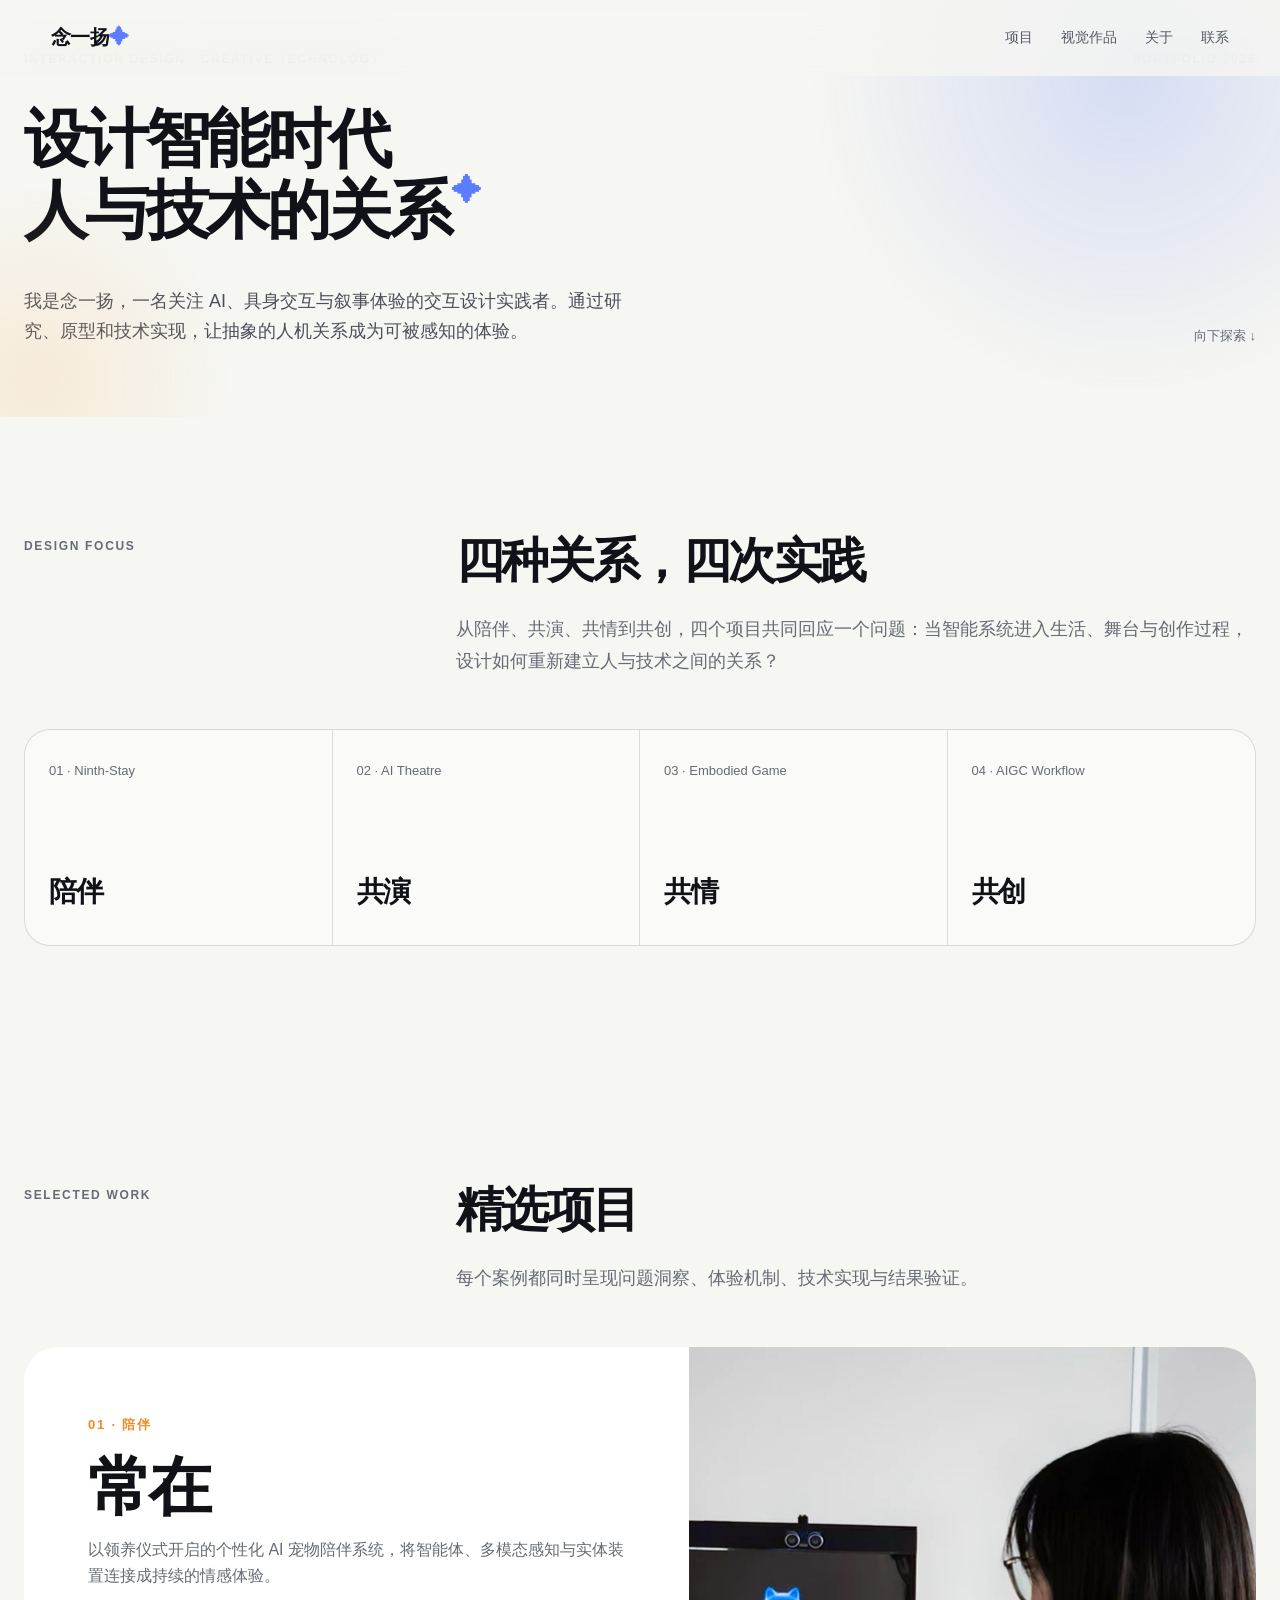
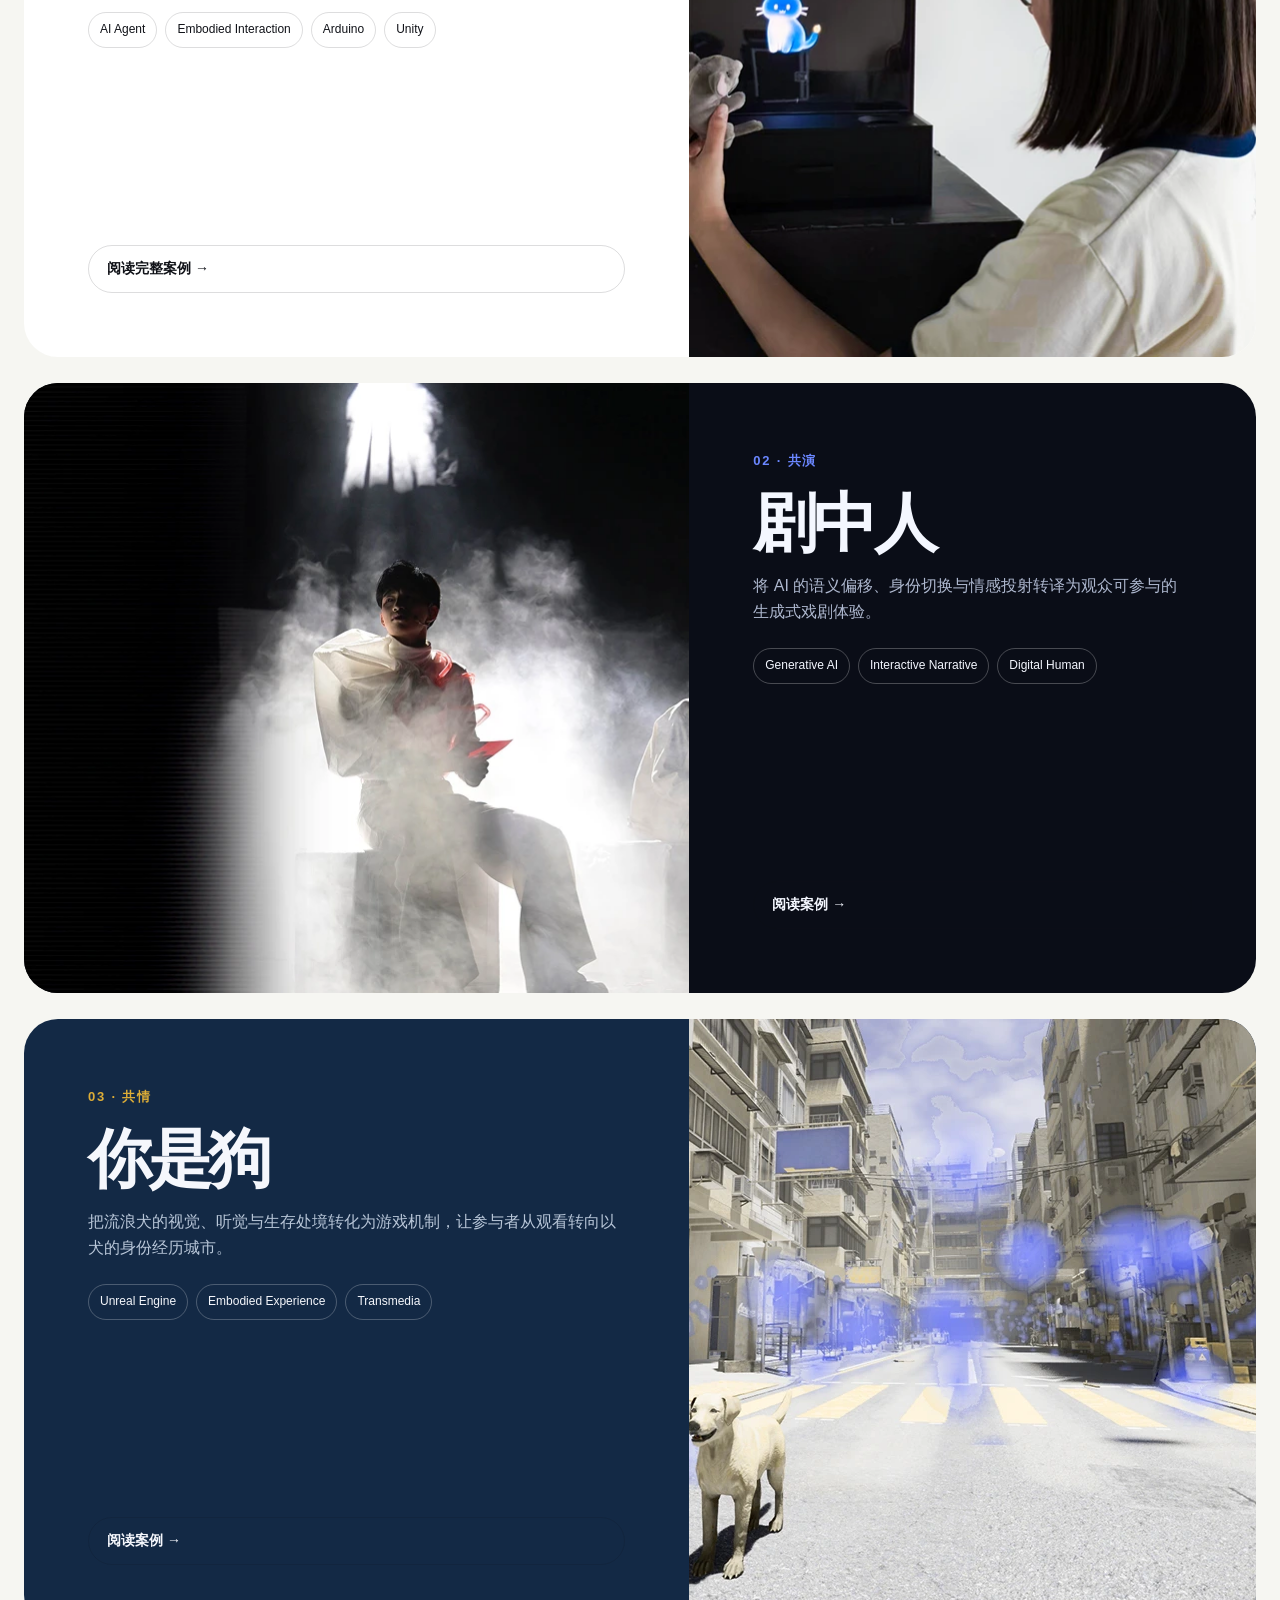
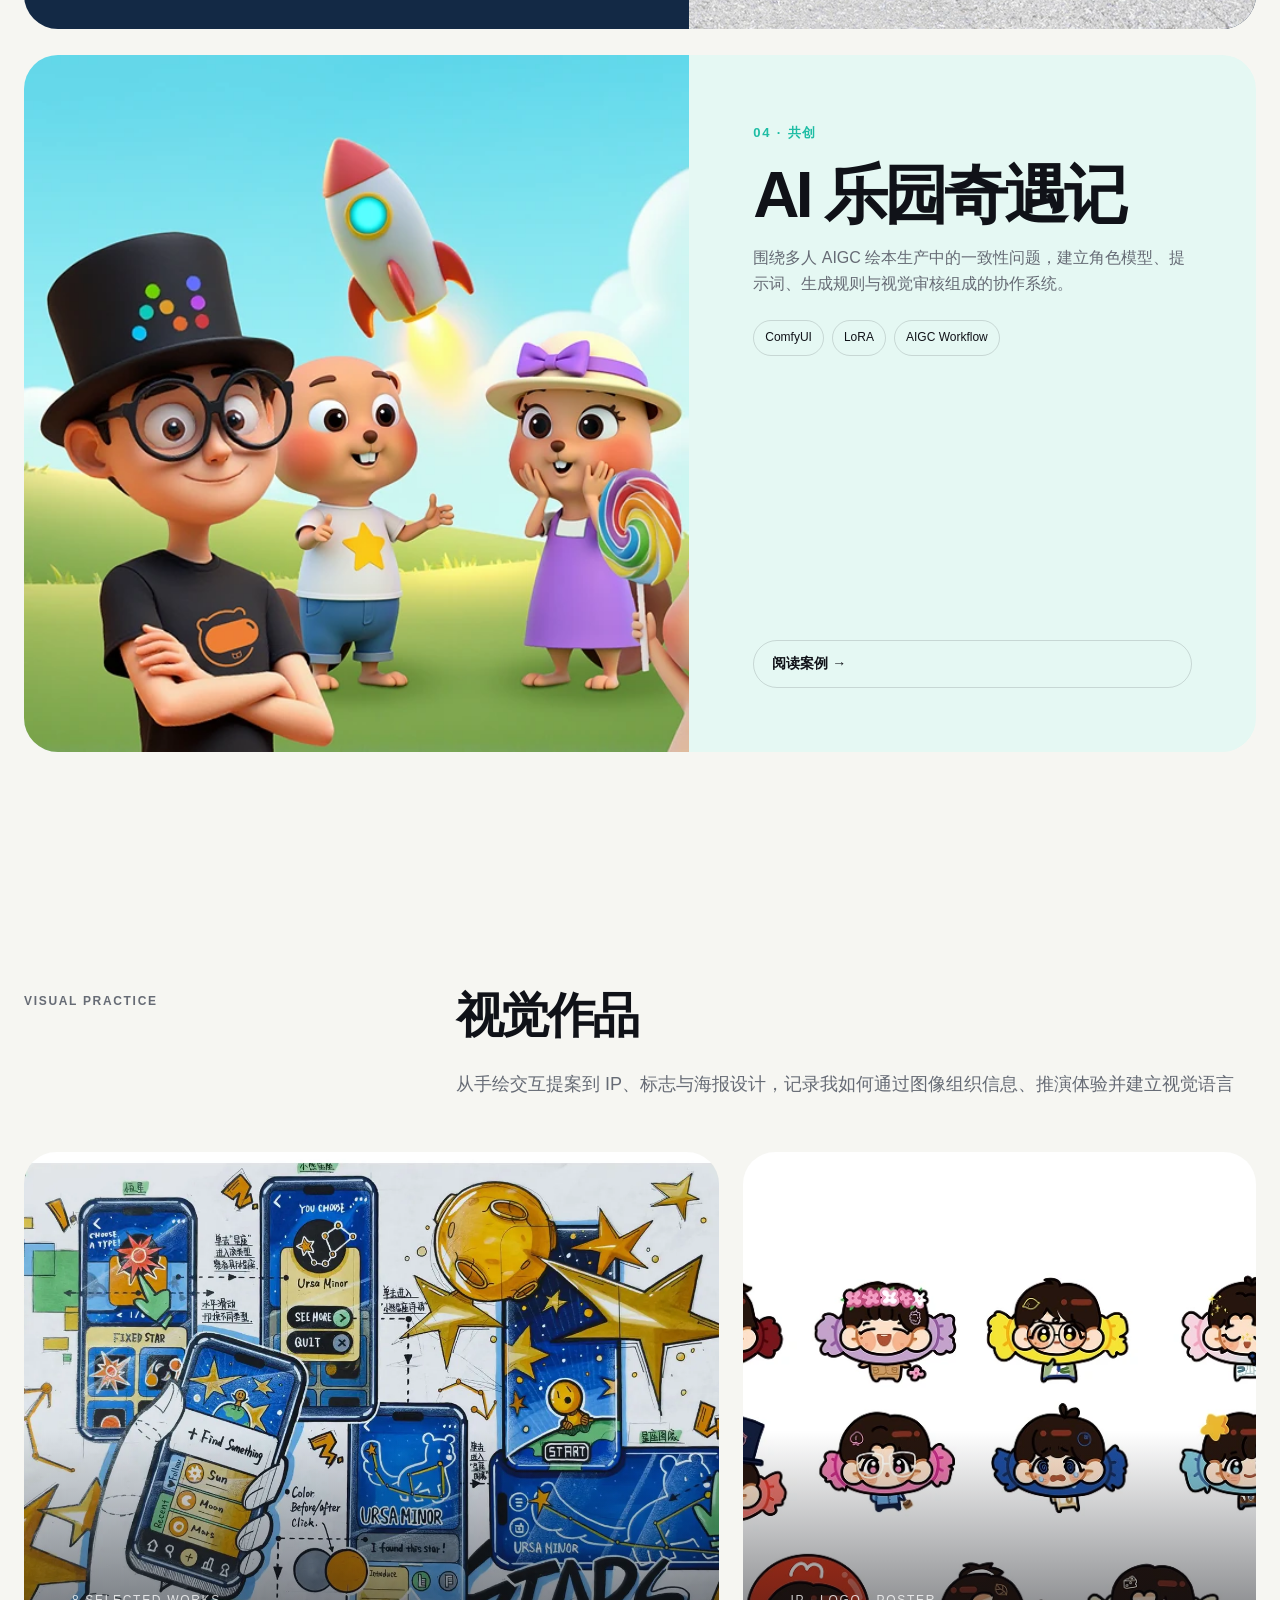
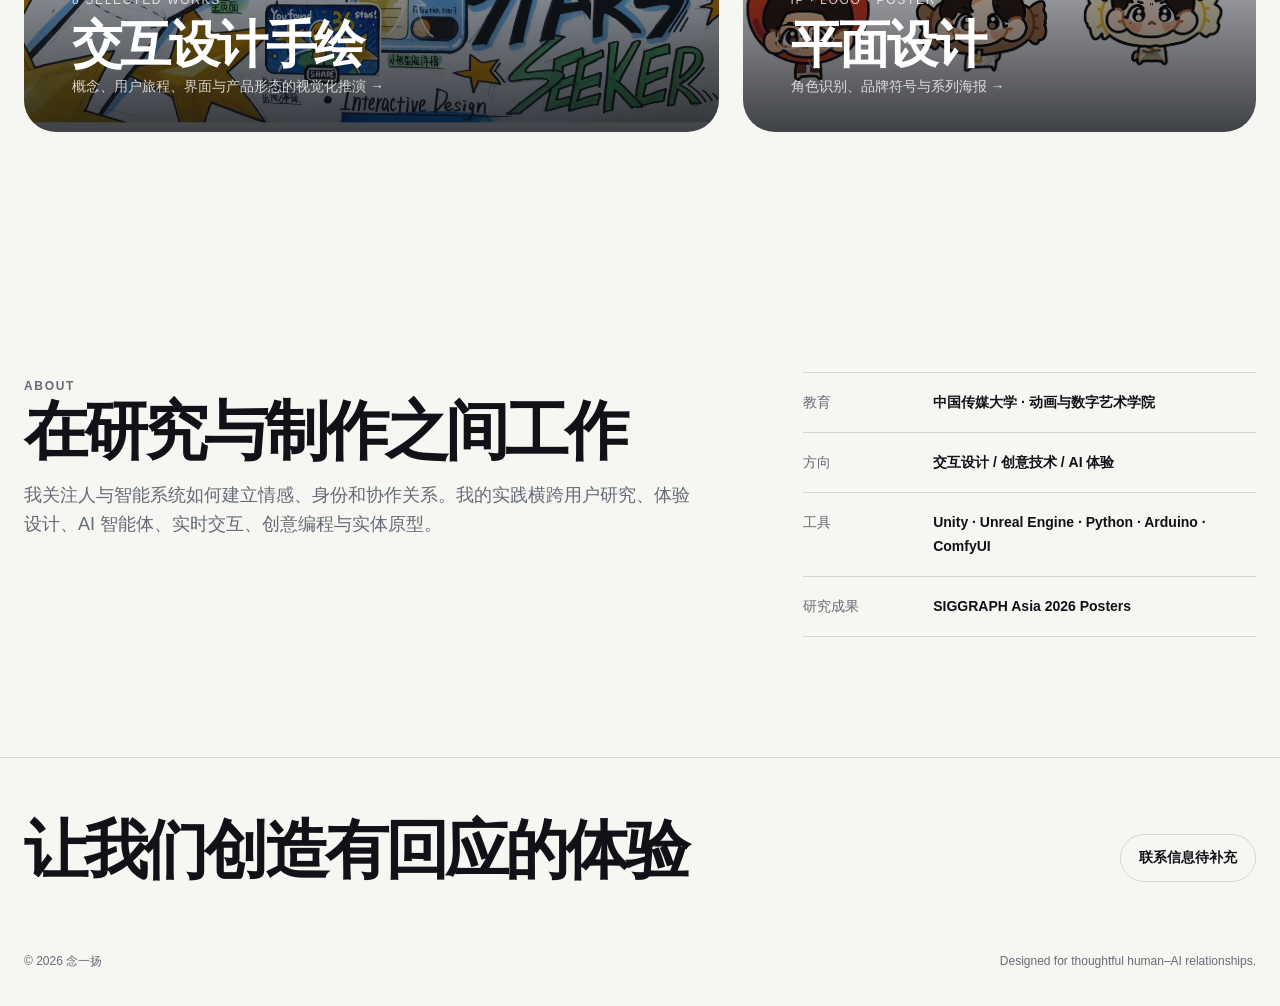
<file: index.html>
<!doctype html>
<html lang="zh-CN">
<head>
  <meta charset="utf-8"><meta name="viewport" content="width=device-width,initial-scale=1">
  <meta name="description" content="念一扬的交互设计作品集，探索AI、具身交互与叙事体验如何重塑人与技术的关系。">
  <title>念一扬｜交互设计作品集</title><link rel="stylesheet" href="assets/styles.css">
</head>
<body>
  <a class="skip-link" href="#main">跳到正文</a>
  <nav class="site-nav" aria-label="主导航"><a class="brand" href="index.html">念一扬<span style="color:#5c7cff">✦</span></a><button class="menu-toggle" aria-expanded="false" aria-label="打开菜单">菜单</button><div class="nav-links"><a href="#work">项目</a><a href="#visual">视觉作品</a><a href="#about">关于</a><a href="#contact">联系</a></div></nav>
  <main id="main">
    <header class="home-hero"><div class="shell"><div class="hero-topline"><span class="eyebrow">Interaction Design · Creative Technology</span><span class="eyebrow">Portfolio 2026</span></div><h1 class="display hero-title">设计智能时代<br>人与技术的关系<span class="spark">✦</span></h1><div class="hero-foot"><p>我是念一扬，一名关注 AI、具身交互与叙事体验的交互设计实践者。通过研究、原型和技术实现，让抽象的人机关系成为可被感知的体验。</p><span class="scroll-cue">向下探索 ↓</span></div></div></header>
    <section class="section"><div class="shell"><div class="section-head reveal"><span class="eyebrow">Design Focus</span><div><h2>四种关系，四次实践</h2><p>从陪伴、共演、共情到共创，四个项目共同回应一个问题：当智能系统进入生活、舞台与创作过程，设计如何重新建立人与技术之间的关系？</p></div></div><div class="relation-grid reveal"><a class="relation" href="projects/changzai.html"><span>01 · Ninth-Stay</span><strong>陪伴</strong></a><a class="relation" href="projects/juzhongren.html"><span>02 · AI Theatre</span><strong>共演</strong></a><a class="relation" href="projects/you-are-dog.html"><span>03 · Embodied Game</span><strong>共情</strong></a><a class="relation" href="projects/ai-park.html"><span>04 · AIGC Workflow</span><strong>共创</strong></a></div></div></section>
    <section class="section" id="work"><div class="shell"><div class="section-head reveal"><span class="eyebrow">Selected Work</span><div><h2>精选项目</h2><p>每个案例都同时呈现问题洞察、体验机制、技术实现与结果验证。</p></div></div><div class="project-list">
      <article class="project-card stay reveal"><div class="project-copy"><div><span class="project-number">01 · 陪伴</span><h3>常在</h3><p>以领养仪式开启的个性化 AI 宠物陪伴系统，将智能体、多模态感知与实体装置连接成持续的情感体验。</p><div class="tags"><span class="tag">AI Agent</span><span class="tag">Embodied Interaction</span><span class="tag">Arduino</span><span class="tag">Unity</span></div></div><a class="button" href="projects/changzai.html">阅读完整案例 →</a></div><a class="project-image" href="projects/changzai.html"><img src="assets/images/stay-hero.webp" alt="常在AI宠物实体装置与用户互动" loading="lazy"></a></article>
      <article class="project-card theatre reveal"><div class="project-copy"><div><span class="project-number">02 · 共演</span><h3>剧中人</h3><p>将 AI 的语义偏移、身份切换与情感投射转译为观众可参与的生成式戏剧体验。</p><div class="tags"><span class="tag">Generative AI</span><span class="tag">Interactive Narrative</span><span class="tag">Digital Human</span></div></div><a class="button" href="projects/juzhongren.html">阅读案例 →</a></div><a class="project-image" href="projects/juzhongren.html"><img src="assets/images/theatre-hero.webp" alt="剧中人生成式AI戏剧演出现场" loading="lazy"></a></article>
      <article class="project-card dog reveal"><div class="project-copy"><div><span class="project-number">03 · 共情</span><h3>你是狗</h3><p>把流浪犬的视觉、听觉与生存处境转化为游戏机制，让参与者从观看转向以犬的身份经历城市。</p><div class="tags"><span class="tag">Unreal Engine</span><span class="tag">Embodied Experience</span><span class="tag">Transmedia</span></div></div><a class="button" href="projects/you-are-dog.html">阅读案例 →</a></div><a class="project-image" href="projects/you-are-dog.html"><img src="assets/images/dog-hero.webp" alt="流浪犬生存体验系统游戏画面" loading="lazy"></a></article>
      <article class="project-card ailand reveal"><div class="project-copy"><div><span class="project-number">04 · 共创</span><h3>AI 乐园奇遇记</h3><p>围绕多人 AIGC 绘本生产中的一致性问题，建立角色模型、提示词、生成规则与视觉审核组成的协作系统。</p><div class="tags"><span class="tag">ComfyUI</span><span class="tag">LoRA</span><span class="tag">AIGC Workflow</span></div></div><a class="button" href="projects/ai-park.html">阅读案例 →</a></div><a class="project-image" href="projects/ai-park.html"><img src="assets/images/ailand-hero.webp" alt="AI乐园奇遇记儿童绘本角色" loading="lazy"></a></article>
    </div></div></section>
    <section class="section" id="visual"><div class="shell"><div class="section-head reveal"><span class="eyebrow">Visual Practice</span><div><h2>视觉作品</h2><p>从手绘交互提案到 IP、标志与海报设计，记录我如何通过图像组织信息、推演体验并建立视觉语言</p></div></div><div class="visual-grid">
      <a class="visual-card reveal" href="visual/sketchbook.html"><img src="assets/images/visual/work-29.webp" alt="Stars Seeker交互设计手绘方案" loading="lazy"><div class="visual-card-copy"><span>8 Selected Works</span><h3>交互设计手绘</h3><p>概念、用户旅程、界面与产品形态的视觉化推演 →</p></div></a>
      <a class="visual-card reveal" href="visual/graphic-design.html"><img src="assets/images/visual/33-A4.webp" alt="系列糖果概念IP形象设计" loading="lazy"><div class="visual-card-copy"><span>IP · Logo · Poster</span><h3>平面设计</h3><p>角色识别、品牌符号与系列海报 →</p></div></a>
    </div></div></section>
    <section class="section" id="about"><div class="shell about-grid reveal"><div><span class="eyebrow">About</span><h2>在研究与制作之间工作</h2><p>我关注人与智能系统如何建立情感、身份和协作关系。我的实践横跨用户研究、体验设计、AI 智能体、实时交互、创意编程与实体原型。</p></div><div class="facts"><div class="fact"><span>教育</span><strong>中国传媒大学 · 动画与数字艺术学院</strong></div><div class="fact"><span>方向</span><strong>交互设计 / 创意技术 / AI 体验</strong></div><div class="fact"><span>工具</span><strong>Unity · Unreal Engine · Python · Arduino · ComfyUI</strong></div><div class="fact"><span>研究成果</span><strong>SIGGRAPH Asia 2026 Posters</strong></div></div></div></section>
  </main>
  <footer class="site-footer" id="contact"><div class="shell"><div class="footer-main"><h2>让我们创造有回应的体验</h2><span class="button">联系信息待补充</span></div><div class="footer-note"><span>© 2026 念一扬</span><span>Designed for thoughtful human–AI relationships.</span></div></div></footer>
  <script src="assets/site.js"></script>
</body></html>
</file>
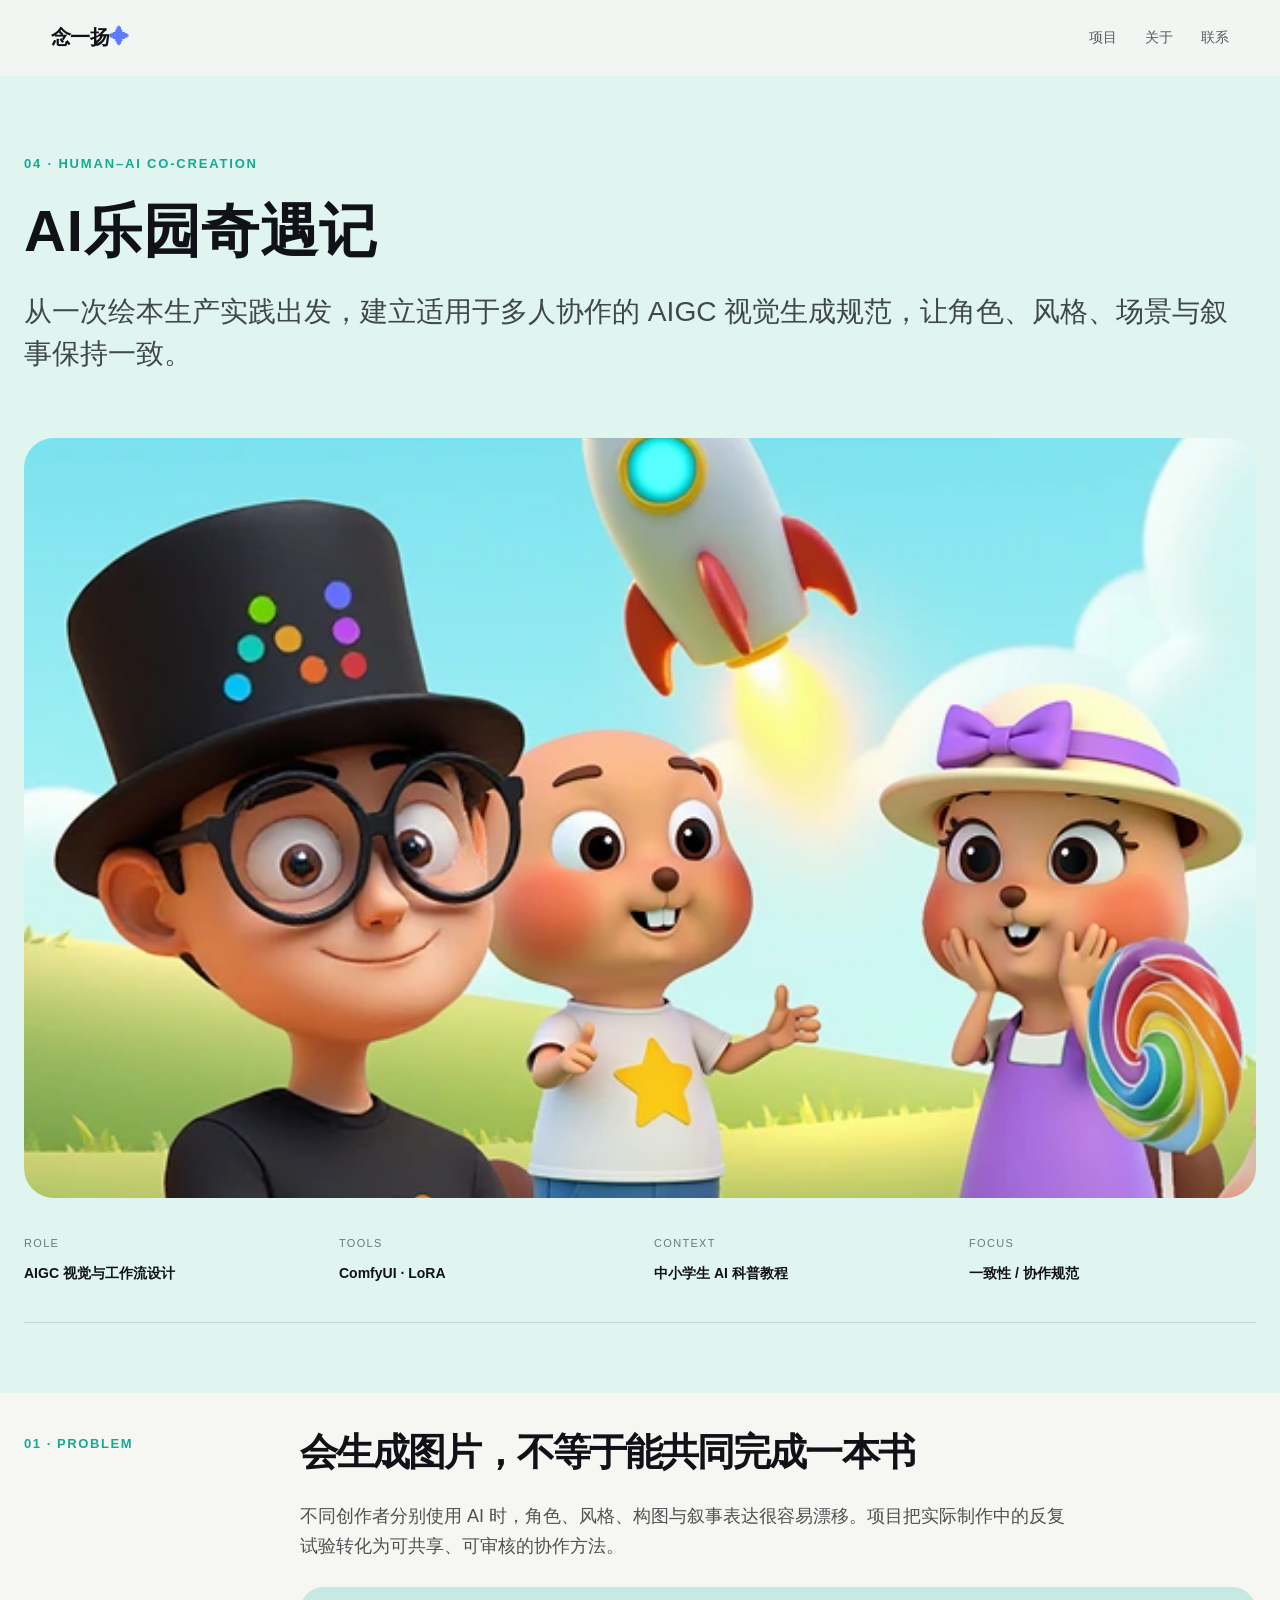
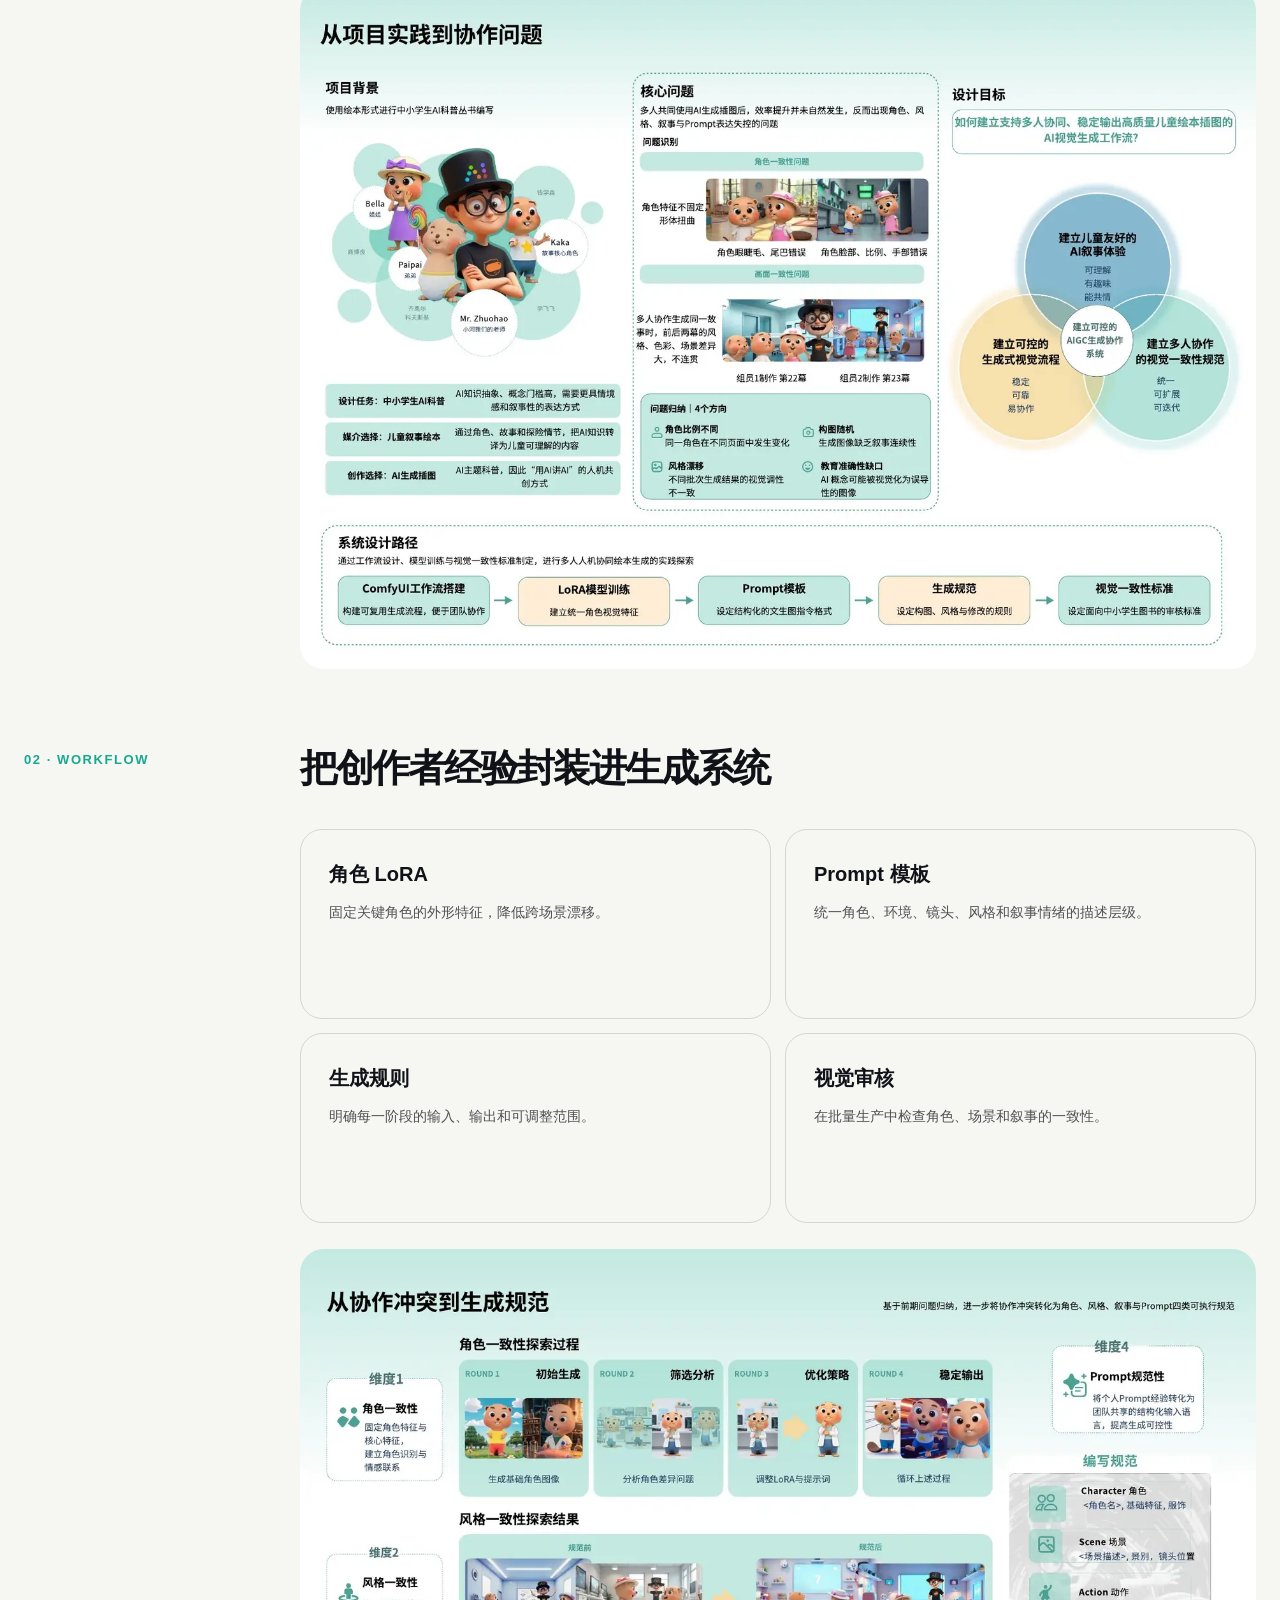
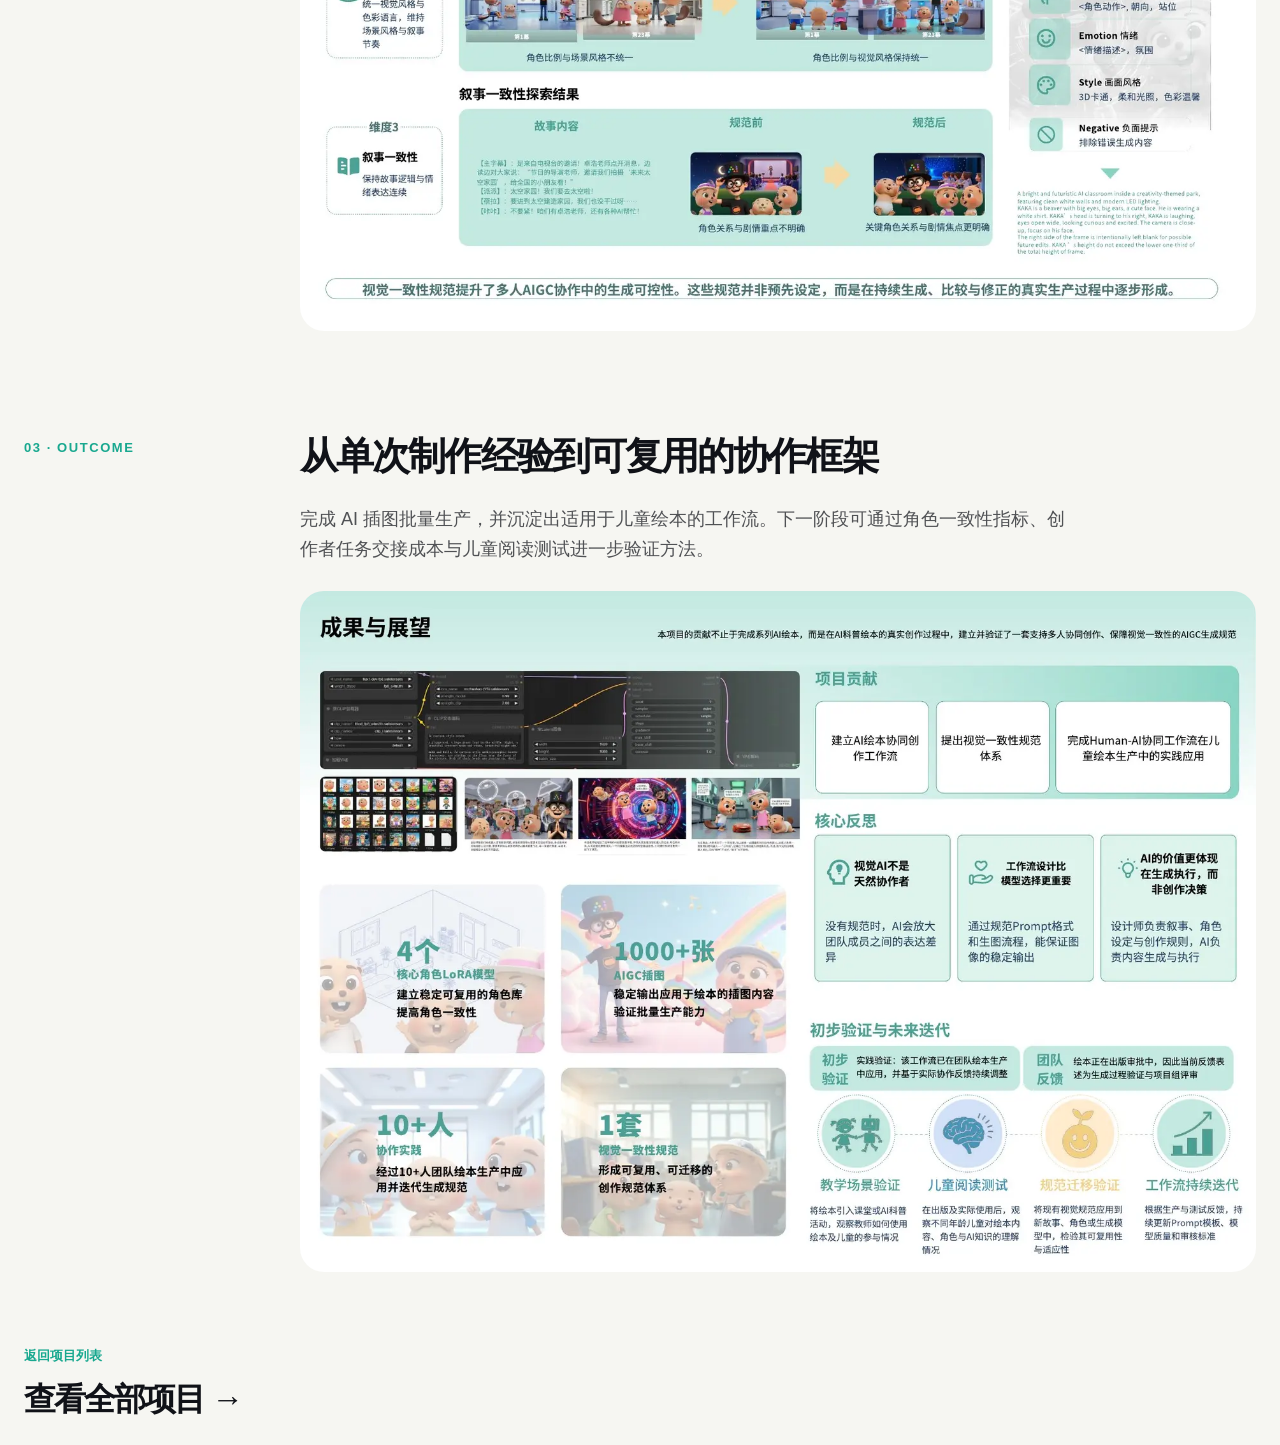
<file: projects/ai-park.html>
<!doctype html><html lang="zh-CN"><head><meta charset="utf-8"><meta name="viewport" content="width=device-width,initial-scale=1"><meta name="description" content="AI乐园奇遇记：基于AIGC的绘本视觉生成协作系统。"><title>AI乐园奇遇记｜念一扬作品集</title><link rel="stylesheet" href="../assets/styles.css"></head><body class="project-page ailand-theme"><nav class="site-nav"><a class="brand" href="../index.html">念一扬<span style="color:#5c7cff">✦</span></a><button class="menu-toggle" aria-expanded="false">菜单</button><div class="nav-links"><a href="../index.html#work">项目</a><a href="../index.html#about">关于</a><a href="../index.html#contact">联系</a></div></nav><main>
<header class="project-hero"><div class="shell"><span class="project-kicker">04 · Human–AI Co-creation</span><h1 class="project-title">AI乐园奇遇记</h1><p class="project-subtitle">从一次绘本生产实践出发，建立适用于多人协作的 AIGC 视觉生成规范，让角色、风格、场景与叙事保持一致。</p><div class="hero-media"><img src="../assets/images/ailand-hero.webp" alt="AI乐园奇遇记儿童绘本角色"></div><div class="meta-grid"><div class="meta-item"><span>Role</span><strong>AIGC 视觉与工作流设计</strong></div><div class="meta-item"><span>Tools</span><strong>ComfyUI · LoRA</strong></div><div class="meta-item"><span>Context</span><strong>中小学生 AI 科普教程</strong></div><div class="meta-item"><span>Focus</span><strong>一致性 / 协作规范</strong></div></div></div></header>
<section class="case-section"><div class="shell case-layout"><span class="case-label">01 · Problem</span><div class="case-body reveal"><h2>会生成图片，不等于能共同完成一本书</h2><p>不同创作者分别使用 AI 时，角色、风格、构图与叙事表达很容易漂移。项目把实际制作中的反复试验转化为可共享、可审核的协作方法。</p><div class="board"><img src="../assets/images/board-21.webp" alt="AI乐园项目目标、核心问题与系统流程" loading="lazy"></div></div></div></section>
<section class="case-section"><div class="shell case-layout"><span class="case-label">02 · Workflow</span><div class="case-body reveal"><h2>把创作者经验封装进生成系统</h2><div class="feature-grid"><div class="feature"><b>角色 LoRA</b><p>固定关键角色的外形特征，降低跨场景漂移。</p></div><div class="feature"><b>Prompt 模板</b><p>统一角色、环境、镜头、风格和叙事情绪的描述层级。</p></div><div class="feature"><b>生成规则</b><p>明确每一阶段的输入、输出和可调整范围。</p></div><div class="feature"><b>视觉审核</b><p>在批量生产中检查角色、场景和叙事的一致性。</p></div></div><div class="board"><img src="../assets/images/board-22.webp" alt="AI乐园从协作冲突到生成规范" loading="lazy"></div><div class="board"></div></div></div></section>
<section class="case-section"><div class="shell case-layout"><span class="case-label">03 · Outcome</span><div class="case-body reveal"><h2>从单次制作经验到可复用的协作框架</h2><p>完成 AI 插图批量生产，并沉淀出适用于儿童绘本的工作流。下一阶段可通过角色一致性指标、创作者任务交接成本与儿童阅读测试进一步验证方法。</p><div class="board"><img src="../assets/images/board-23.webp" alt="AI乐园成果、核心反思与未来迭代" loading="lazy"></div></div></div></section>
<a class="next-project" href="../index.html#work"><div class="shell"><small>返回项目列表</small><h2>查看全部项目 →</h2></div></a></main><div class="lightbox"><button aria-label="关闭">×</button><img alt="放大的项目过程图"></div><script src="../assets/site.js"></script></body></html>
</file>
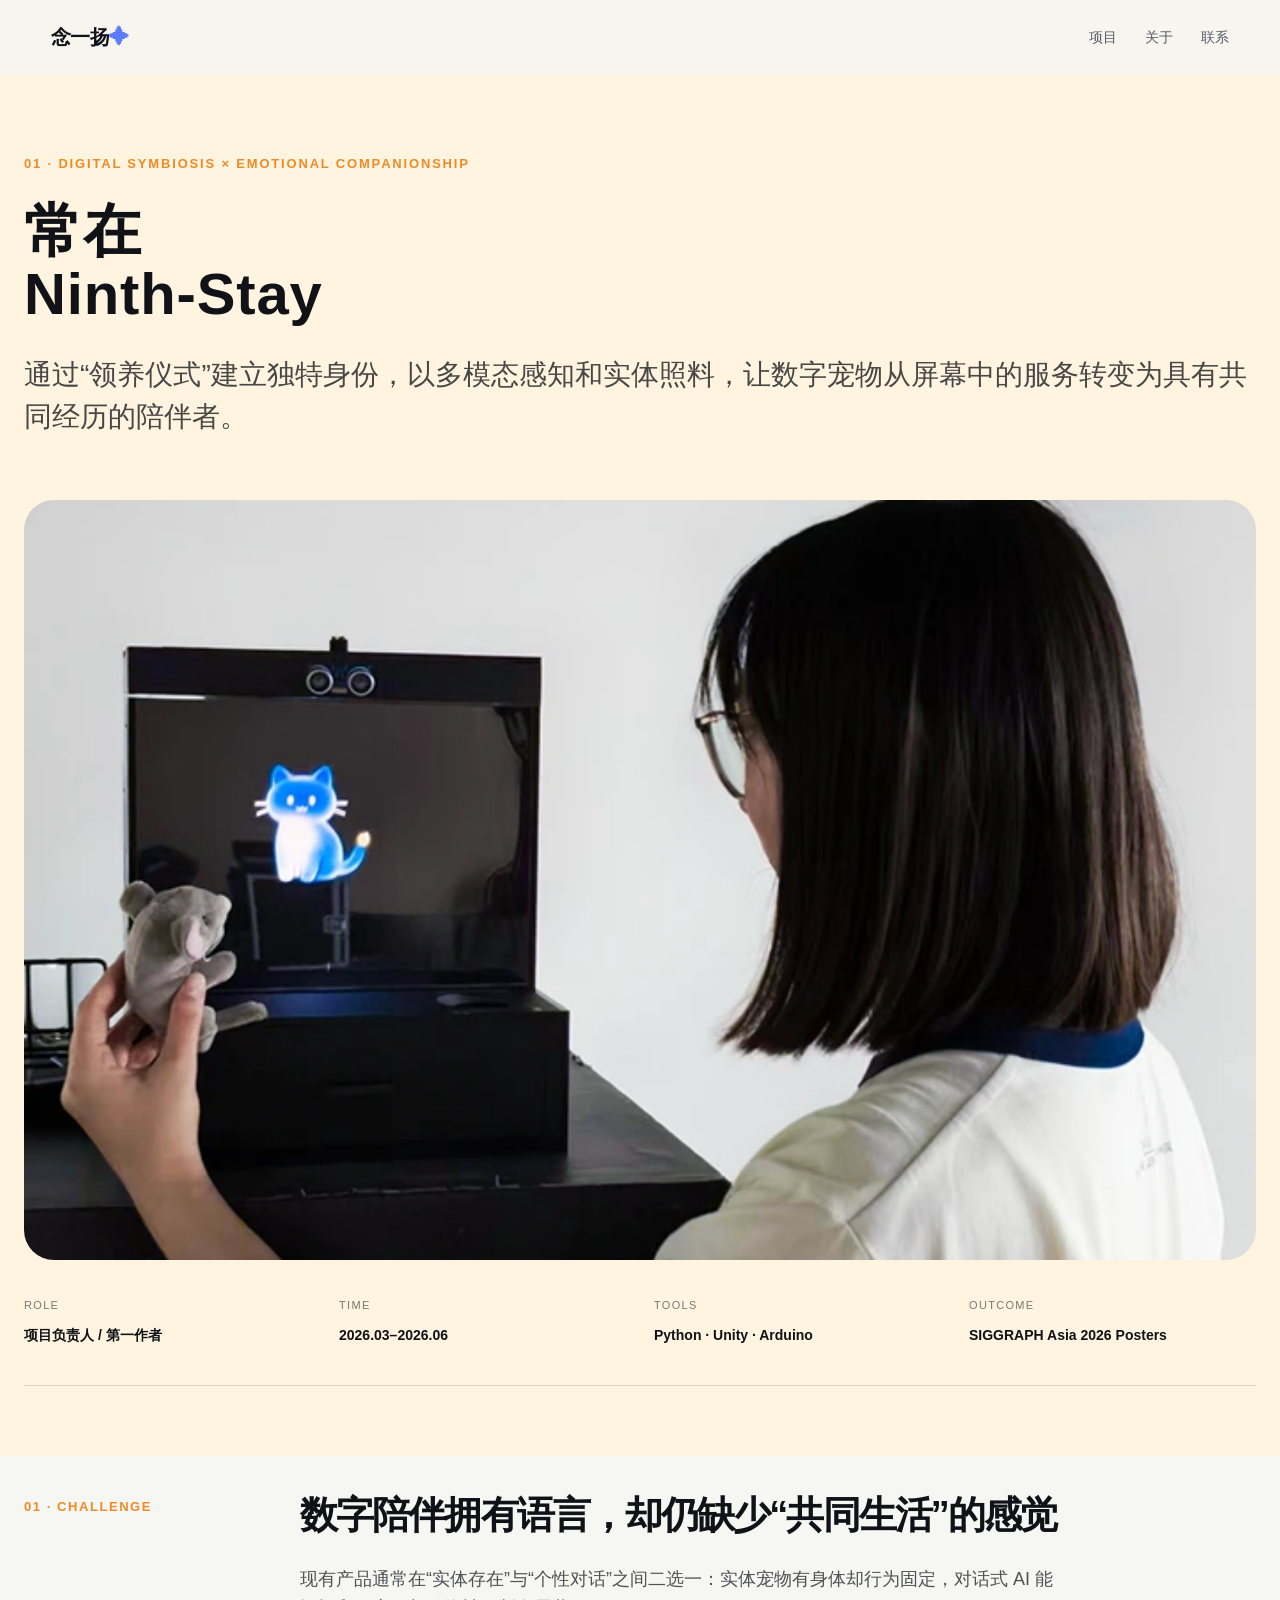
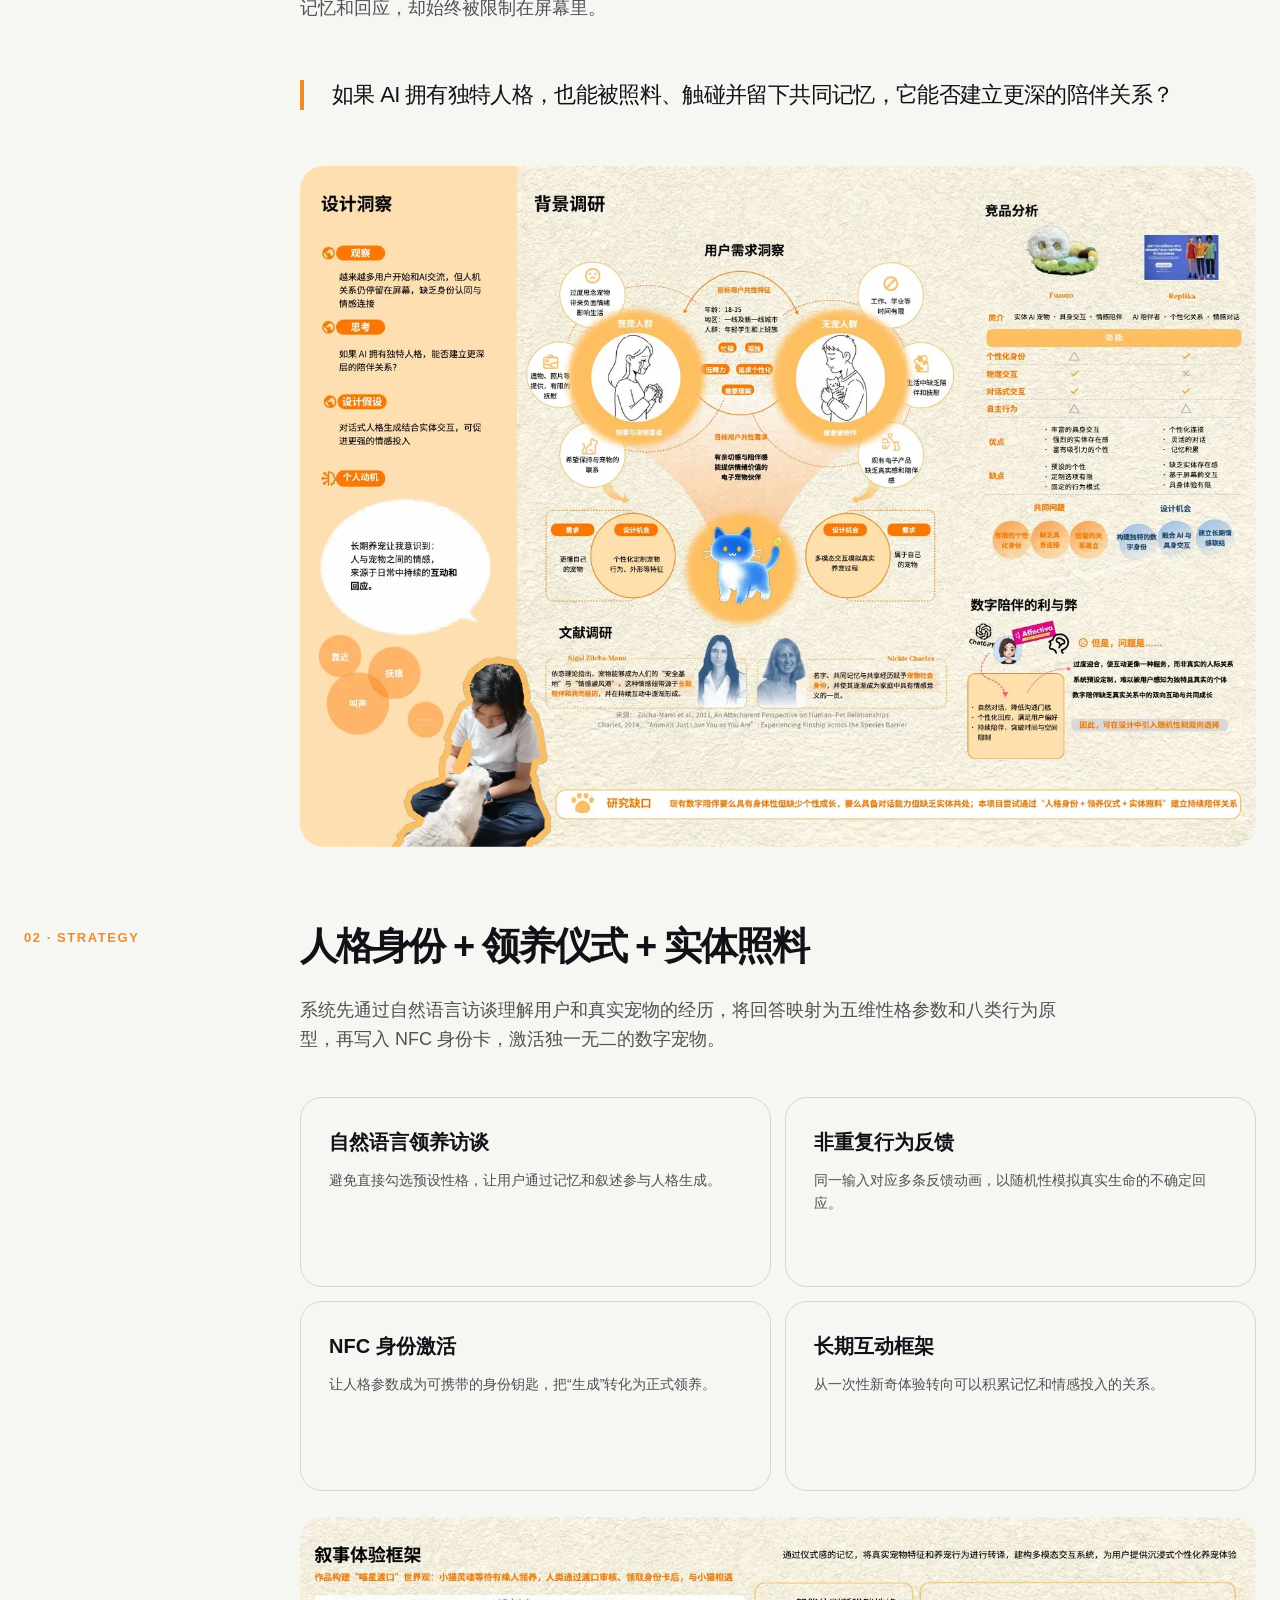
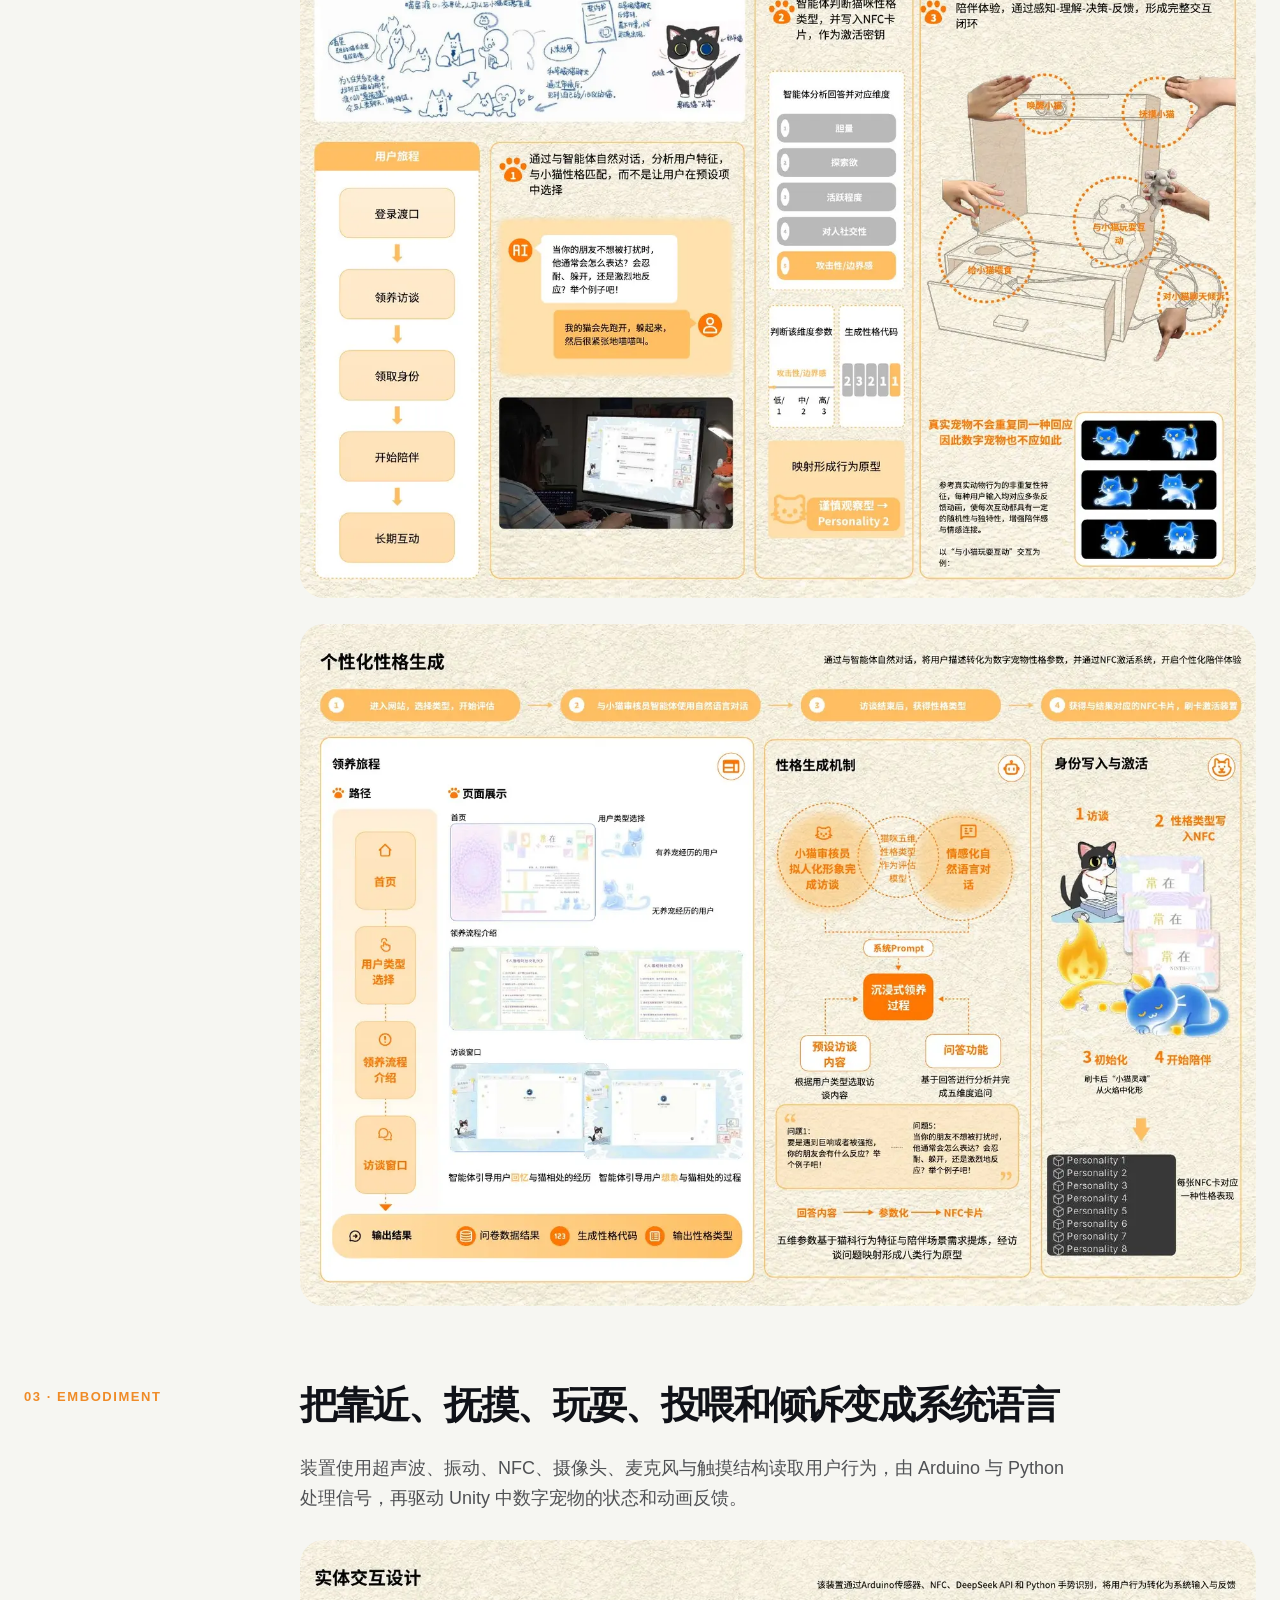
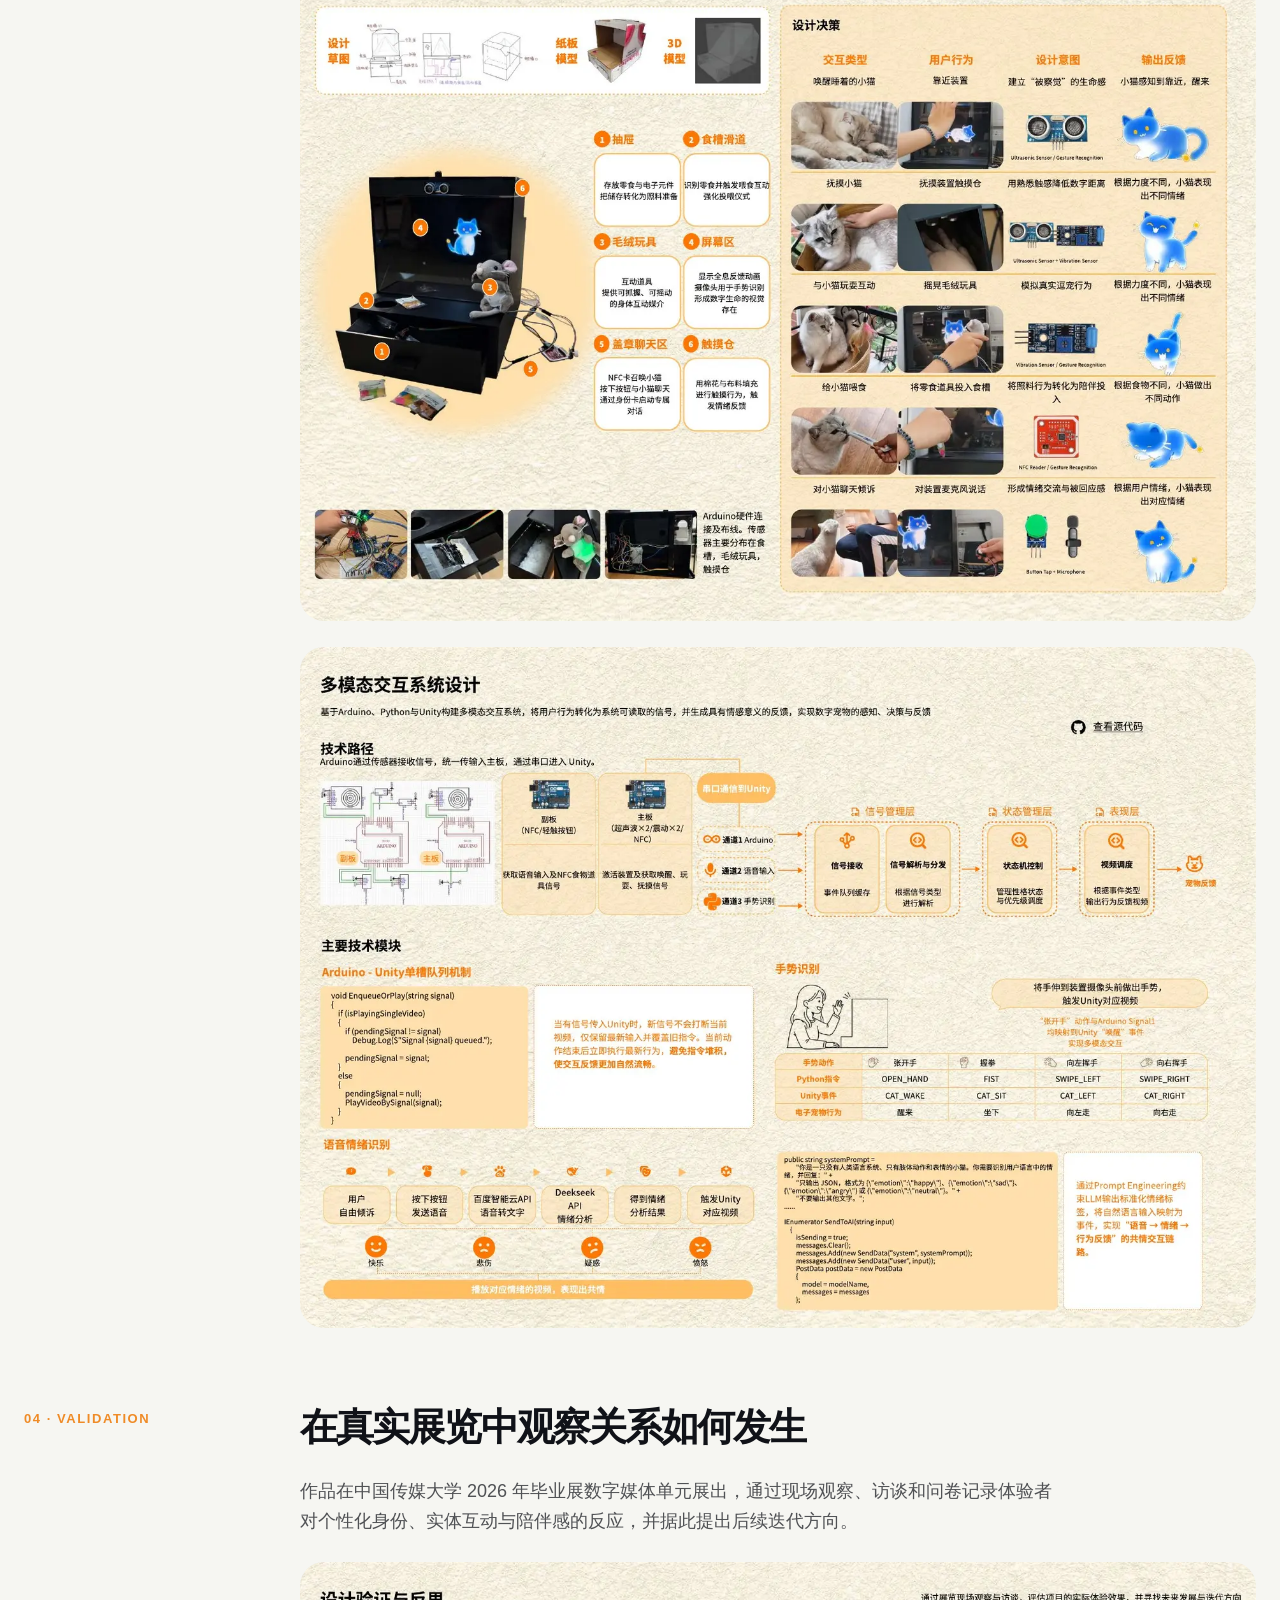
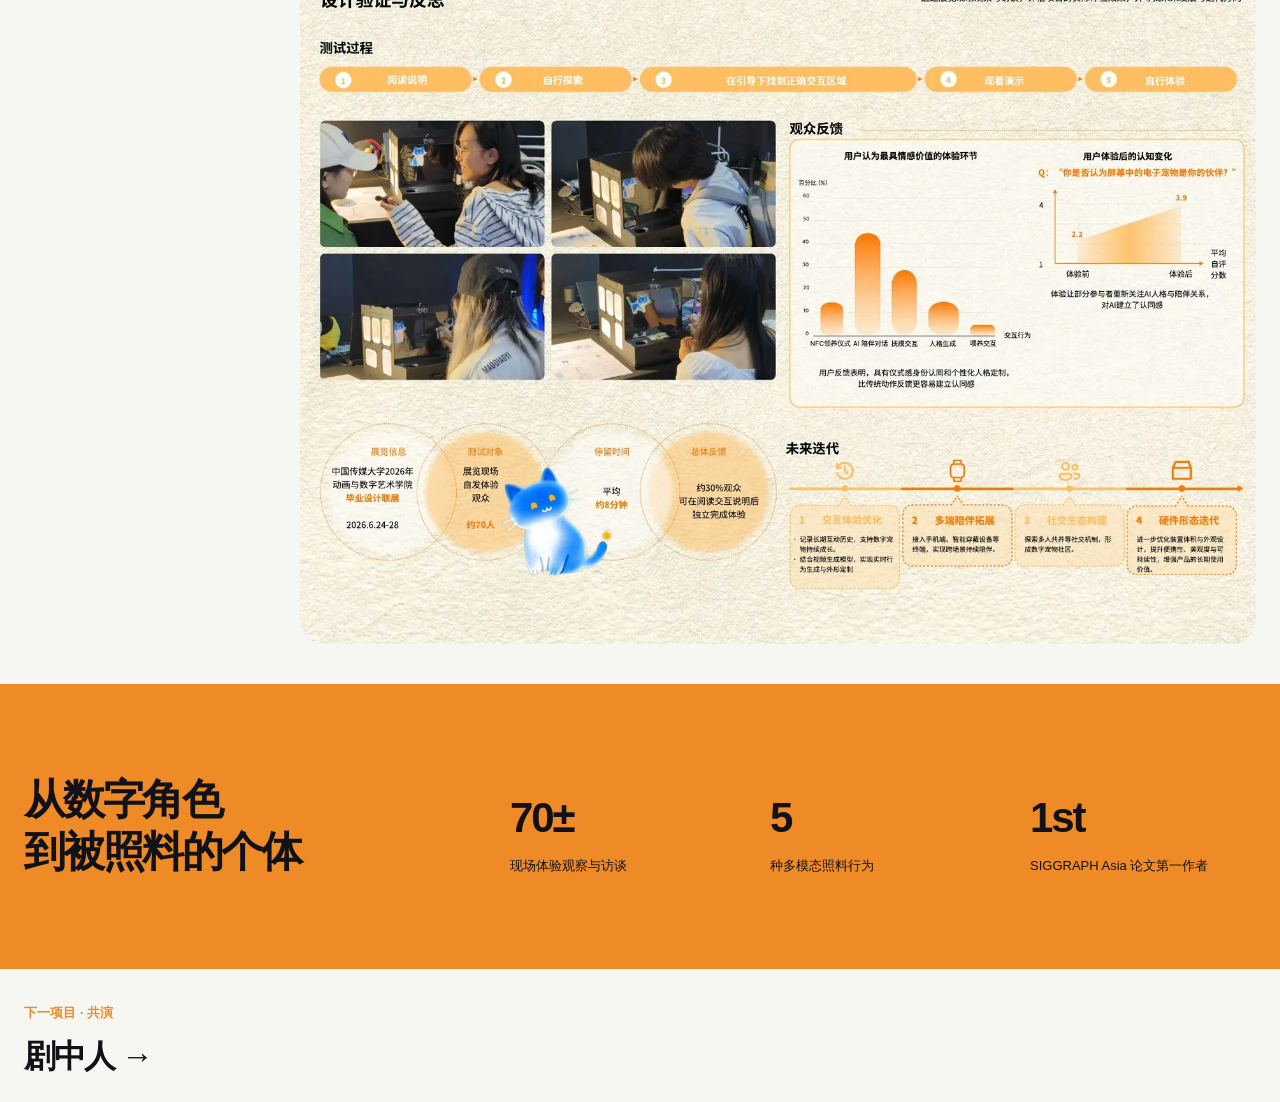
<file: projects/changzai.html>
<!doctype html><html lang="zh-CN"><head><meta charset="utf-8"><meta name="viewport" content="width=device-width,initial-scale=1"><meta name="description" content="常在：以领养仪式开启的个性化AI宠物陪伴系统。"><title>常在｜念一扬作品集</title><link rel="stylesheet" href="../assets/styles.css"></head><body class="project-page"><a class="skip-link" href="#main">跳到正文</a><nav class="site-nav"><a class="brand" href="../index.html">念一扬<span style="color:#5c7cff">✦</span></a><button class="menu-toggle" aria-expanded="false">菜单</button><div class="nav-links"><a href="../index.html#work">项目</a><a href="../index.html#about">关于</a><a href="../index.html#contact">联系</a></div></nav><main id="main">
<header class="project-hero"><div class="shell"><span class="project-kicker">01 · Digital Symbiosis × Emotional Companionship</span><h1 class="project-title">常在<br>Ninth-Stay</h1><p class="project-subtitle">通过“领养仪式”建立独特身份，以多模态感知和实体照料，让数字宠物从屏幕中的服务转变为具有共同经历的陪伴者。</p><div class="hero-media"><img src="../assets/images/stay-hero.webp" alt="用户通过毛绒玩具与常在数字宠物互动"></div><div class="meta-grid"><div class="meta-item"><span>Role</span><strong>项目负责人 / 第一作者</strong></div><div class="meta-item"><span>Time</span><strong>2026.03–2026.06</strong></div><div class="meta-item"><span>Tools</span><strong>Python · Unity · Arduino</strong></div><div class="meta-item"><span>Outcome</span><strong>SIGGRAPH Asia 2026 Posters</strong></div></div></div></header>
<section class="case-section"><div class="shell case-layout"><span class="case-label">01 · Challenge</span><div class="case-body reveal"><h2>数字陪伴拥有语言，却仍缺少“共同生活”的感觉</h2><p>现有产品通常在“实体存在”与“个性对话”之间二选一：实体宠物有身体却行为固定，对话式 AI 能记忆和回应，却始终被限制在屏幕里。</p><blockquote class="quote">如果 AI 拥有独特人格，也能被照料、触碰并留下共同记忆，它能否建立更深的陪伴关系？</blockquote><div class="board"><img src="../assets/images/board-05.webp" alt="常在项目背景调研、用户需求与竞品分析" loading="lazy"></div></div></div></section>
<section class="case-section"><div class="shell case-layout"><span class="case-label">02 · Strategy</span><div class="case-body reveal"><h2>人格身份 + 领养仪式 + 实体照料</h2><p>系统先通过自然语言访谈理解用户和真实宠物的经历，将回答映射为五维性格参数和八类行为原型，再写入 NFC 身份卡，激活独一无二的数字宠物。</p><div class="feature-grid"><div class="feature"><b>自然语言领养访谈</b><p>避免直接勾选预设性格，让用户通过记忆和叙述参与人格生成。</p></div><div class="feature"><b>非重复行为反馈</b><p>同一输入对应多条反馈动画，以随机性模拟真实生命的不确定回应。</p></div><div class="feature"><b>NFC 身份激活</b><p>让人格参数成为可携带的身份钥匙，把“生成”转化为正式领养。</p></div><div class="feature"><b>长期互动框架</b><p>从一次性新奇体验转向可以积累记忆和情感投入的关系。</p></div></div><div class="board"><img src="../assets/images/board-06.webp" alt="常在叙事体验框架" loading="lazy"></div><div class="board"><img src="../assets/images/board-07.webp" alt="常在个性化性格生成机制" loading="lazy"></div></div></div></section>
<section class="case-section"><div class="shell case-layout"><span class="case-label">03 · Embodiment</span><div class="case-body reveal"><h2>把靠近、抚摸、玩耍、投喂和倾诉变成系统语言</h2><p>装置使用超声波、振动、NFC、摄像头、麦克风与触摸结构读取用户行为，由 Arduino 与 Python 处理信号，再驱动 Unity 中数字宠物的状态和动画反馈。</p><div class="board"><img src="../assets/images/board-08.webp" alt="常在实体交互装置结构与设计决策" loading="lazy"></div><div class="board"><img src="../assets/images/board-09.webp" alt="常在多模态交互系统架构" loading="lazy"></div></div></div></section>
<section class="case-section"><div class="shell case-layout"><span class="case-label">04 · Validation</span><div class="case-body reveal"><h2>在真实展览中观察关系如何发生</h2><p>作品在中国传媒大学 2026 年毕业展数字媒体单元展出，通过现场观察、访谈和问卷记录体验者对个性化身份、实体互动与陪伴感的反应，并据此提出后续迭代方向。</p><div class="board"><img src="../assets/images/board-10.webp" alt="常在展览测试、观众反馈与未来迭代" loading="lazy"></div></div></div></section>
<section class="result-band"><div class="shell result-grid"><h2>从数字角色<br>到被照料的个体</h2><div class="stat"><strong>70±</strong><span>现场体验观察与访谈</span></div><div class="stat"><strong>5</strong><span>种多模态照料行为</span></div><div class="stat"><strong>1st</strong><span>SIGGRAPH Asia 论文第一作者</span></div></div></section>
<a class="next-project" href="juzhongren.html"><div class="shell"><small>下一项目 · 共演</small><h2>剧中人 →</h2></div></a></main><div class="lightbox" role="dialog" aria-modal="true"><button aria-label="关闭">×</button><img alt="放大的项目过程图"></div><script src="../assets/site.js"></script></body></html>
</file>
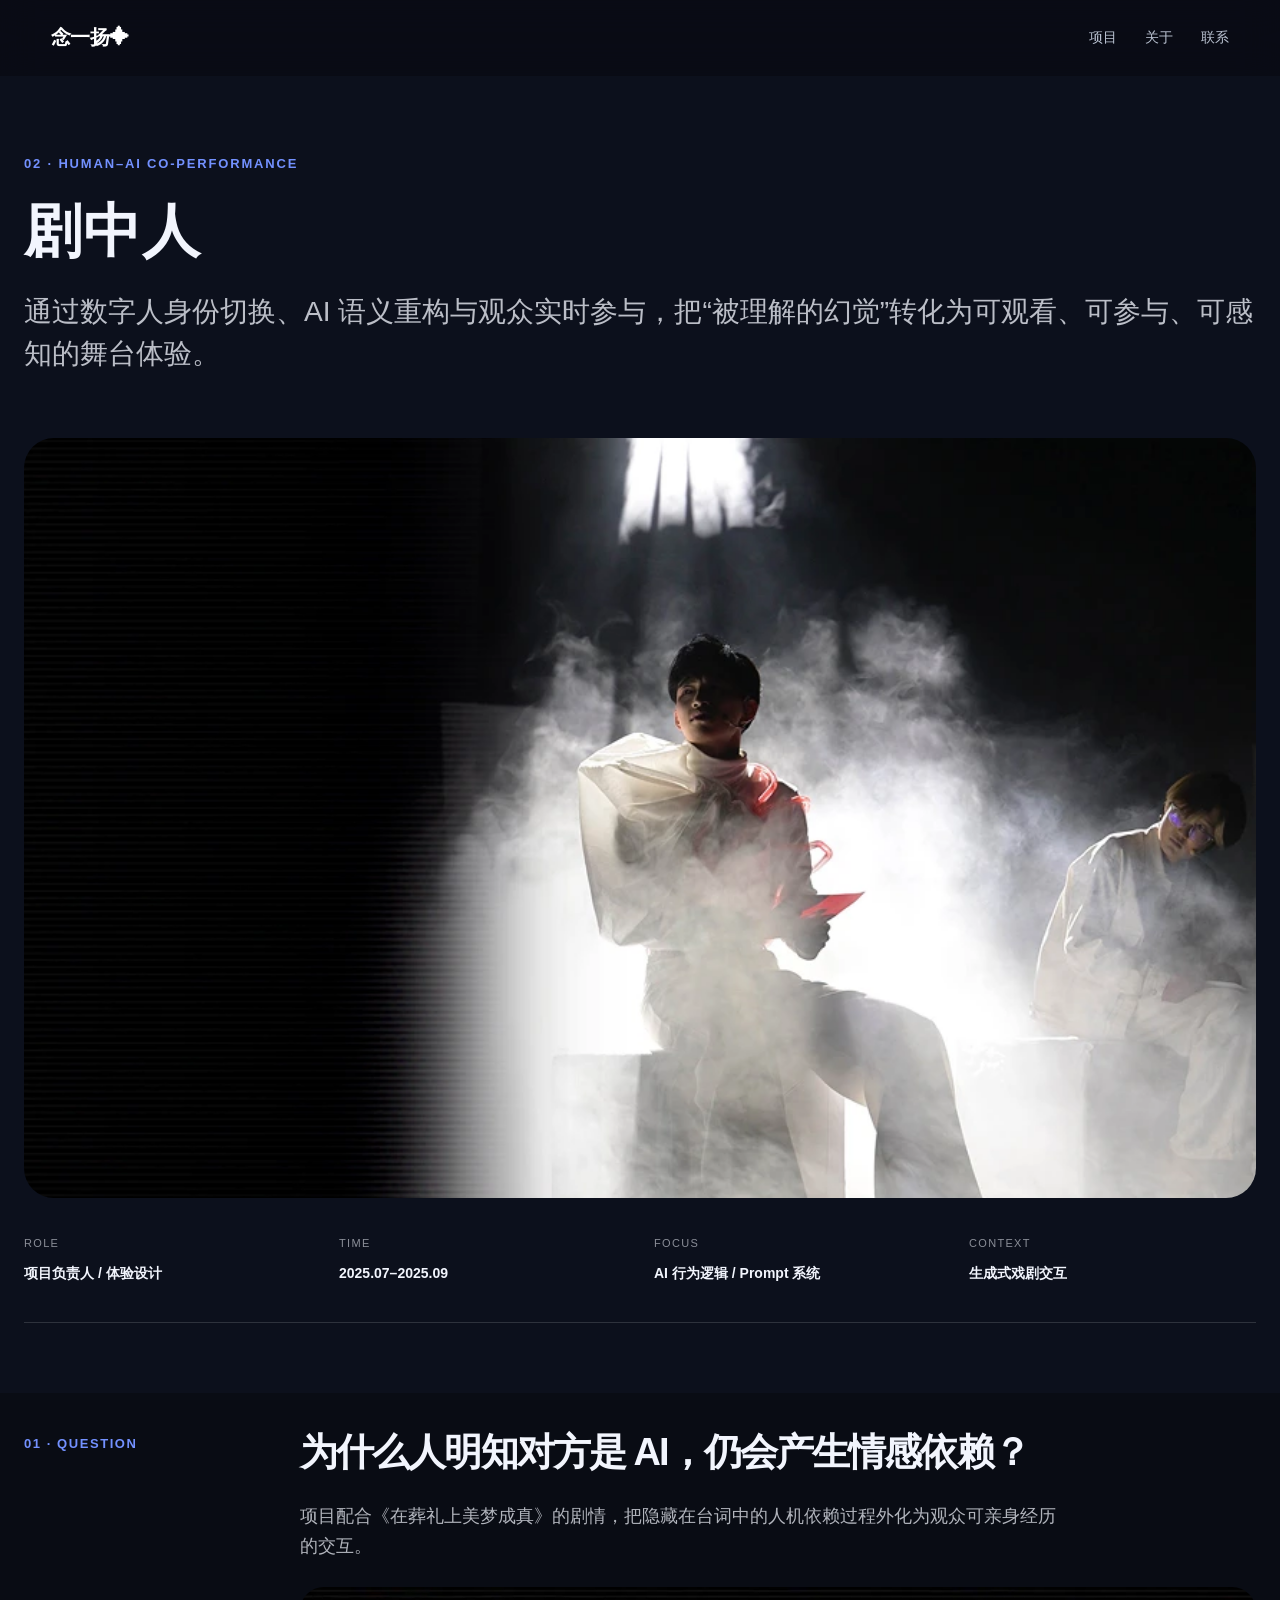
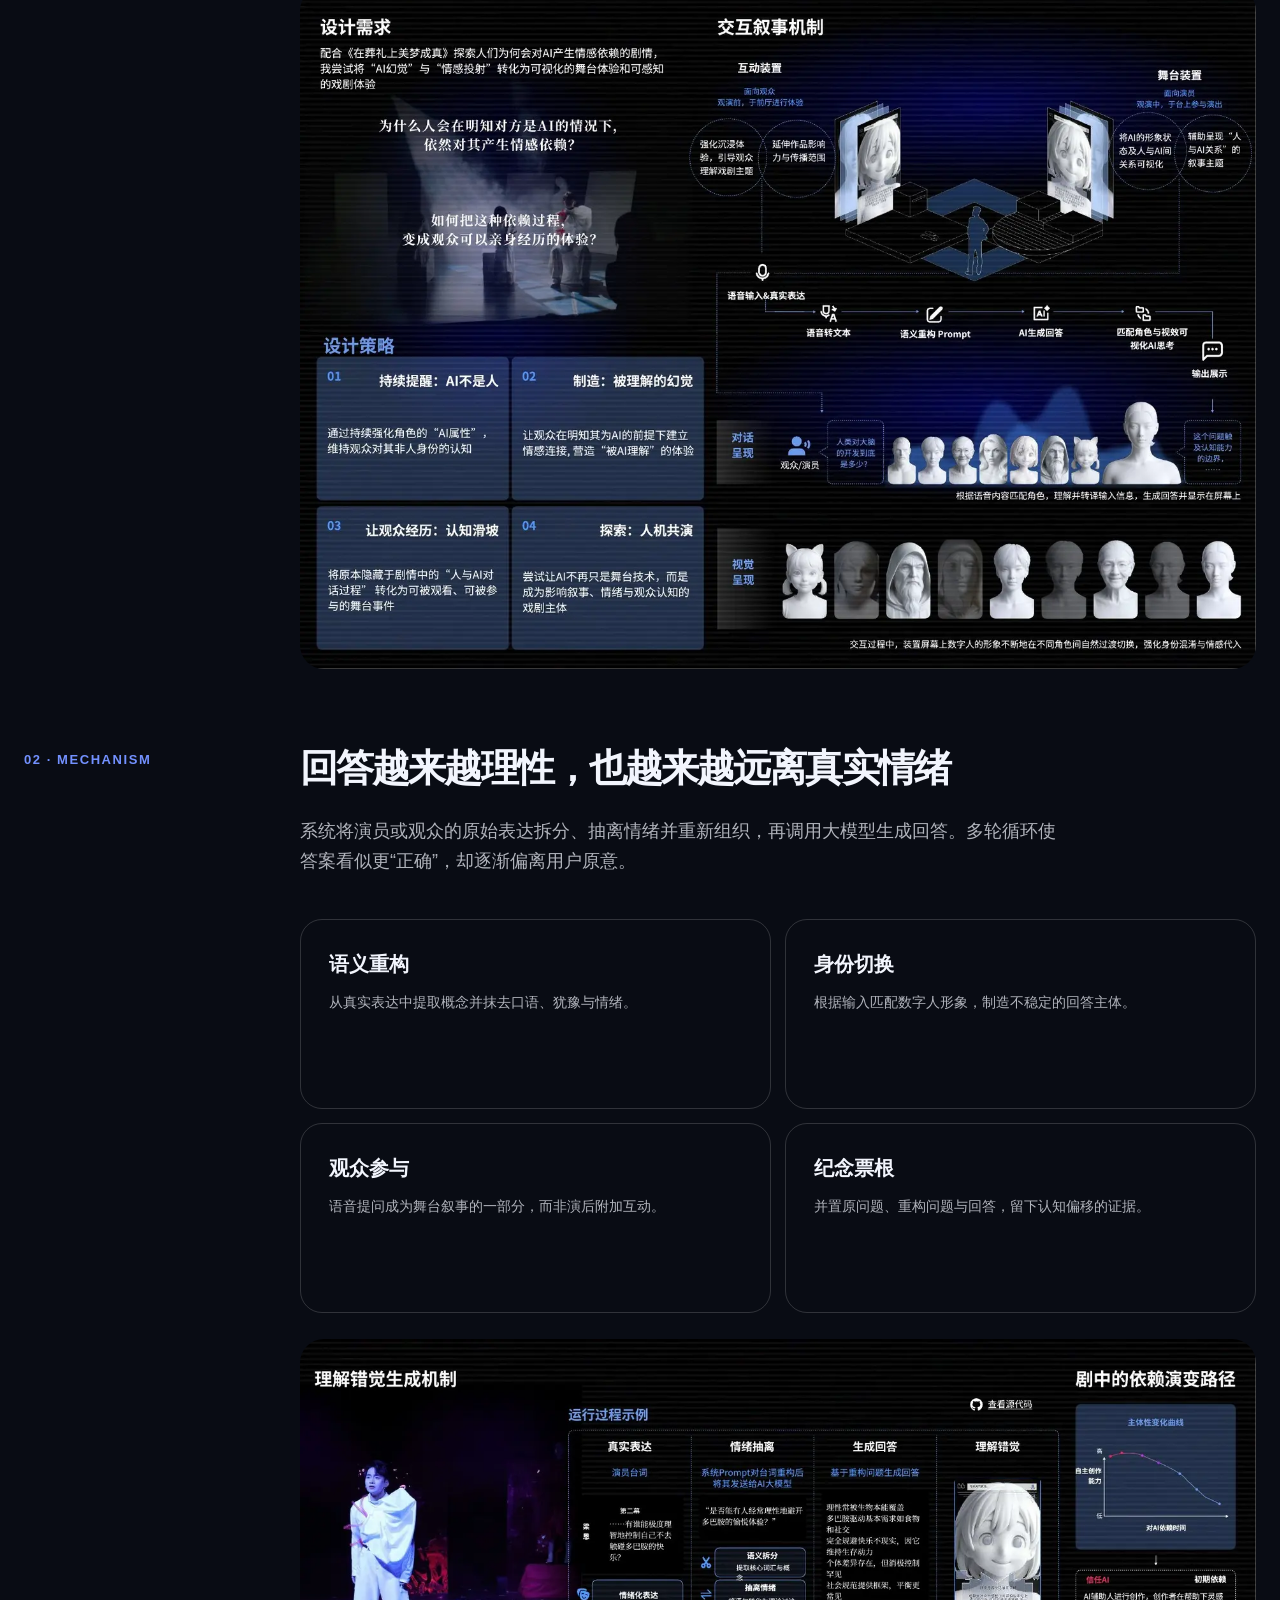
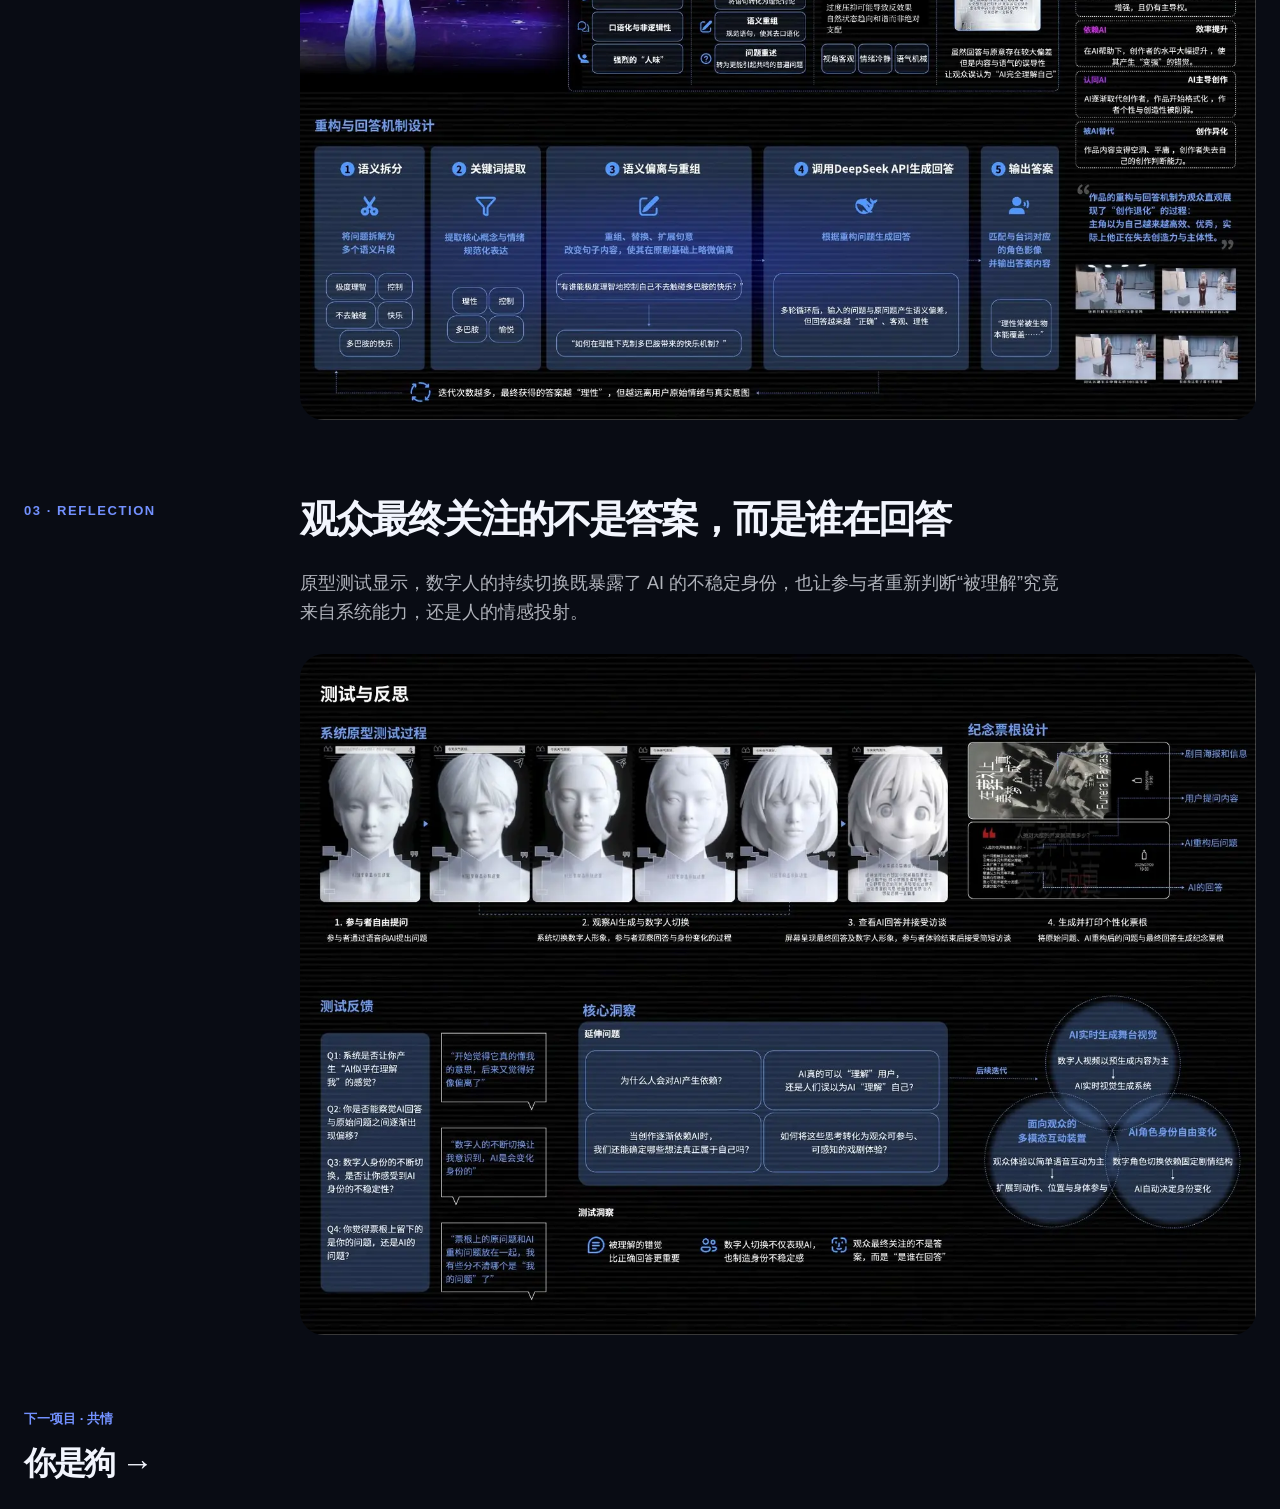
<file: projects/juzhongren.html>
<!doctype html><html lang="zh-CN"><head><meta charset="utf-8"><meta name="viewport" content="width=device-width,initial-scale=1"><meta name="description" content="剧中人：生成式AI戏剧交互系统。"><title>剧中人｜念一扬作品集</title><link rel="stylesheet" href="../assets/styles.css"></head><body class="project-page theatre-theme"><nav class="site-nav"><a class="brand" href="../index.html">念一扬✦</a><button class="menu-toggle" aria-expanded="false">菜单</button><div class="nav-links"><a href="../index.html#work">项目</a><a href="../index.html#about">关于</a><a href="../index.html#contact">联系</a></div></nav><main>
<header class="project-hero"><div class="shell"><span class="project-kicker">02 · Human–AI Co-performance</span><h1 class="project-title">剧中人</h1><p class="project-subtitle">通过数字人身份切换、AI 语义重构与观众实时参与，把“被理解的幻觉”转化为可观看、可参与、可感知的舞台体验。</p><div class="hero-media"><img src="../assets/images/theatre-hero.webp" alt="剧中人戏剧演出现场"></div><div class="meta-grid"><div class="meta-item"><span>Role</span><strong>项目负责人 / 体验设计</strong></div><div class="meta-item"><span>Time</span><strong>2025.07–2025.09</strong></div><div class="meta-item"><span>Focus</span><strong>AI 行为逻辑 / Prompt 系统</strong></div><div class="meta-item"><span>Context</span><strong>生成式戏剧交互</strong></div></div></div></header>
<section class="case-section"><div class="shell case-layout"><span class="case-label">01 · Question</span><div class="case-body reveal"><h2>为什么人明知对方是 AI，仍会产生情感依赖？</h2><p>项目配合《在葬礼上美梦成真》的剧情，把隐藏在台词中的人机依赖过程外化为观众可亲身经历的交互。</p><div class="board"><img src="../assets/images/board-12.webp" alt="剧中人设计需求与交互叙事机制" loading="lazy"></div></div></div></section>
<section class="case-section"><div class="shell case-layout"><span class="case-label">02 · Mechanism</span><div class="case-body reveal"><h2>回答越来越理性，也越来越远离真实情绪</h2><p>系统将演员或观众的原始表达拆分、抽离情绪并重新组织，再调用大模型生成回答。多轮循环使答案看似更“正确”，却逐渐偏离用户原意。</p><div class="feature-grid"><div class="feature"><b>语义重构</b><p>从真实表达中提取概念并抹去口语、犹豫与情绪。</p></div><div class="feature"><b>身份切换</b><p>根据输入匹配数字人形象，制造不稳定的回答主体。</p></div><div class="feature"><b>观众参与</b><p>语音提问成为舞台叙事的一部分，而非演后附加互动。</p></div><div class="feature"><b>纪念票根</b><p>并置原问题、重构问题与回答，留下认知偏移的证据。</p></div></div><div class="board"><img src="../assets/images/board-13.webp" alt="剧中人AI理解错觉生成机制" loading="lazy"></div></div></div></section>
<section class="case-section"><div class="shell case-layout"><span class="case-label">03 · Reflection</span><div class="case-body reveal"><h2>观众最终关注的不是答案，而是谁在回答</h2><p>原型测试显示，数字人的持续切换既暴露了 AI 的不稳定身份，也让参与者重新判断“被理解”究竟来自系统能力，还是人的情感投射。</p><div class="board"><img src="../assets/images/board-14.webp" alt="剧中人原型测试、反馈与反思" loading="lazy"></div></div></div></section>
<a class="next-project" href="you-are-dog.html"><div class="shell"><small>下一项目 · 共情</small><h2>你是狗 →</h2></div></a></main><div class="lightbox"><button aria-label="关闭">×</button><img alt="放大的项目过程图"></div><script src="../assets/site.js"></script></body></html>
</file>
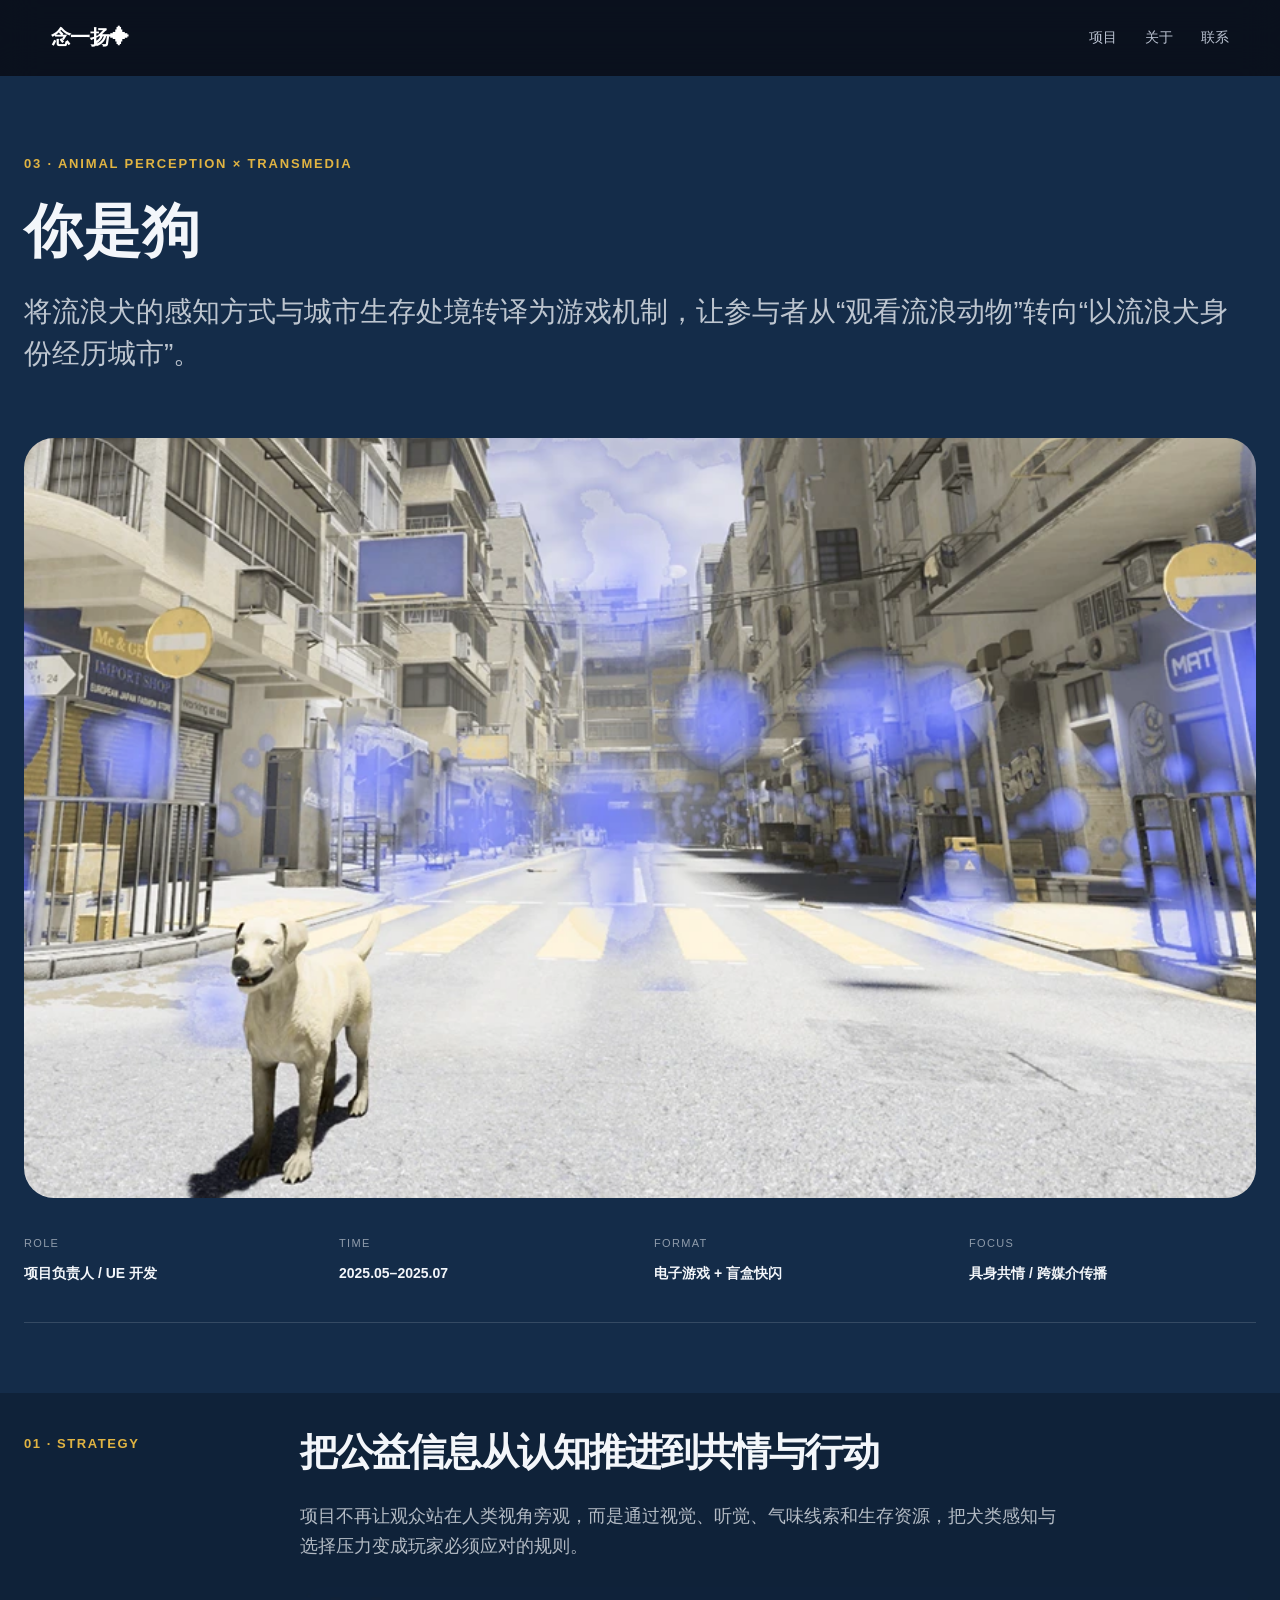
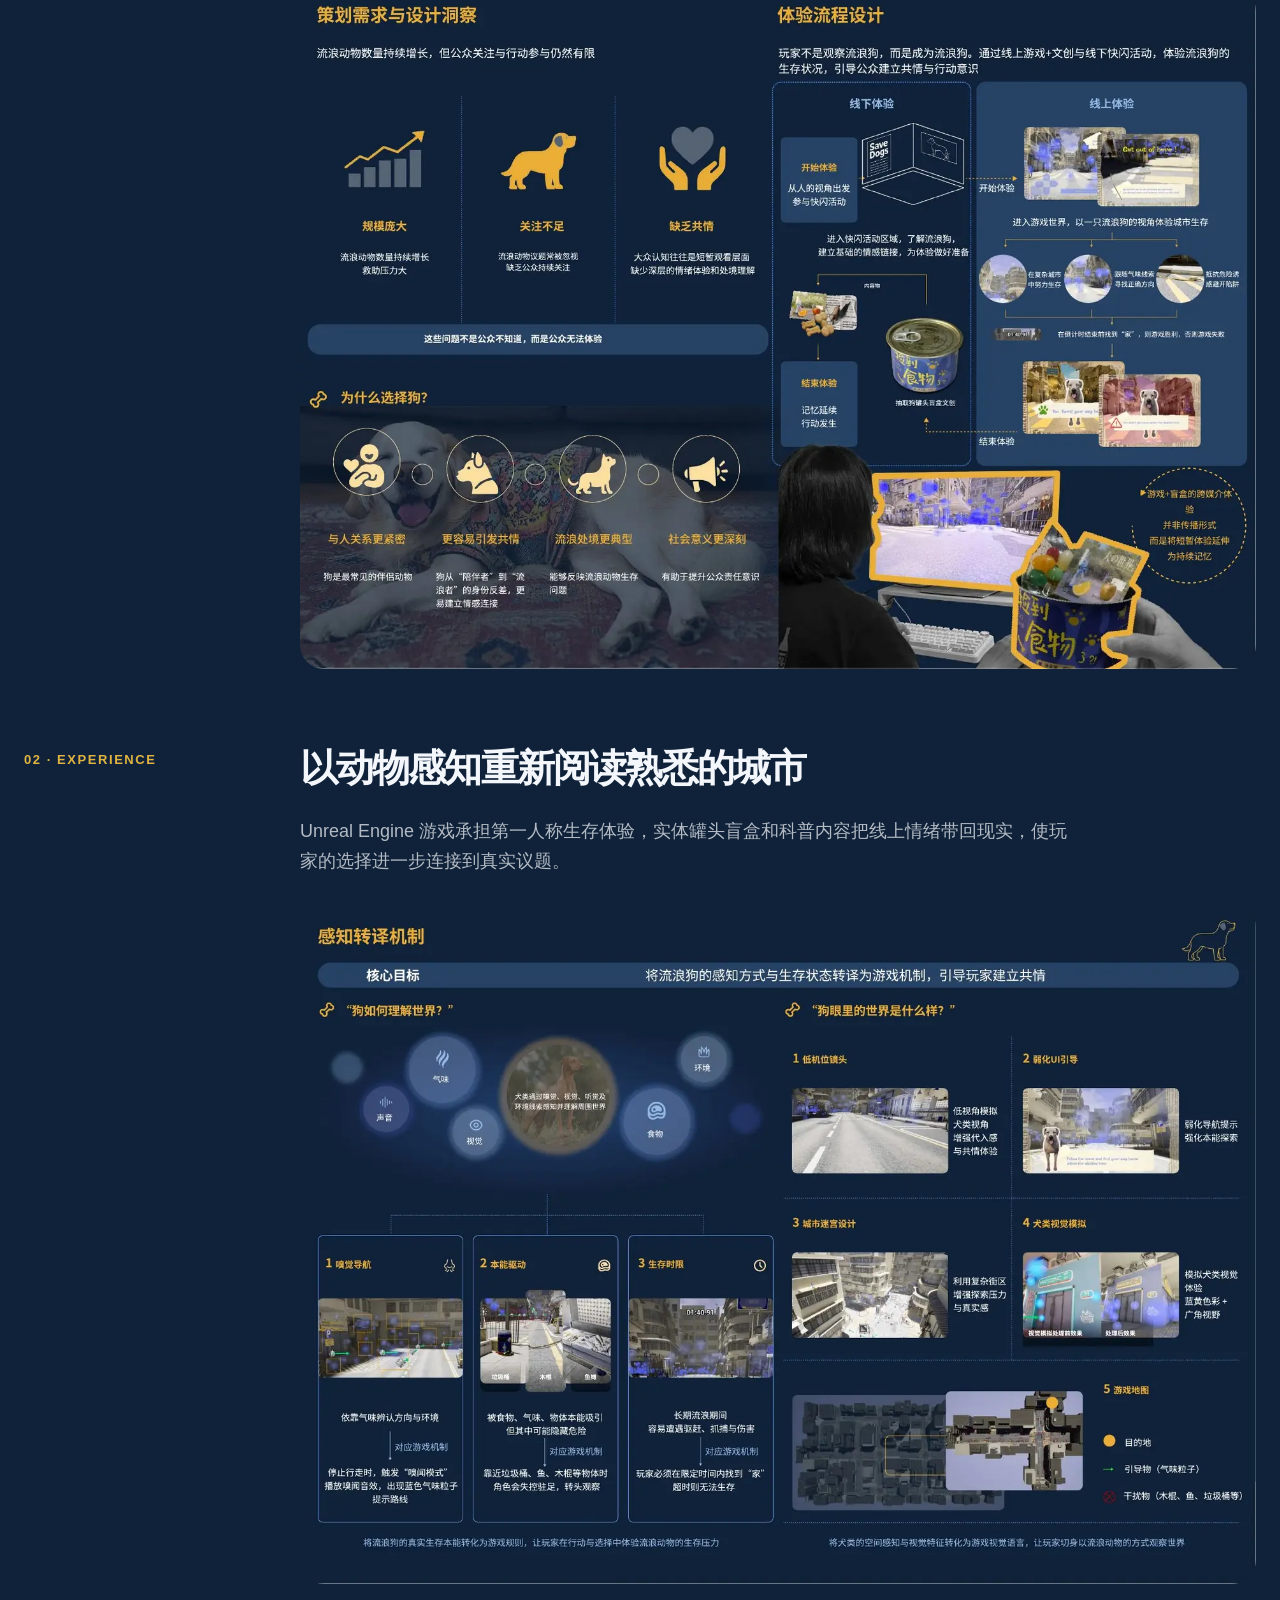
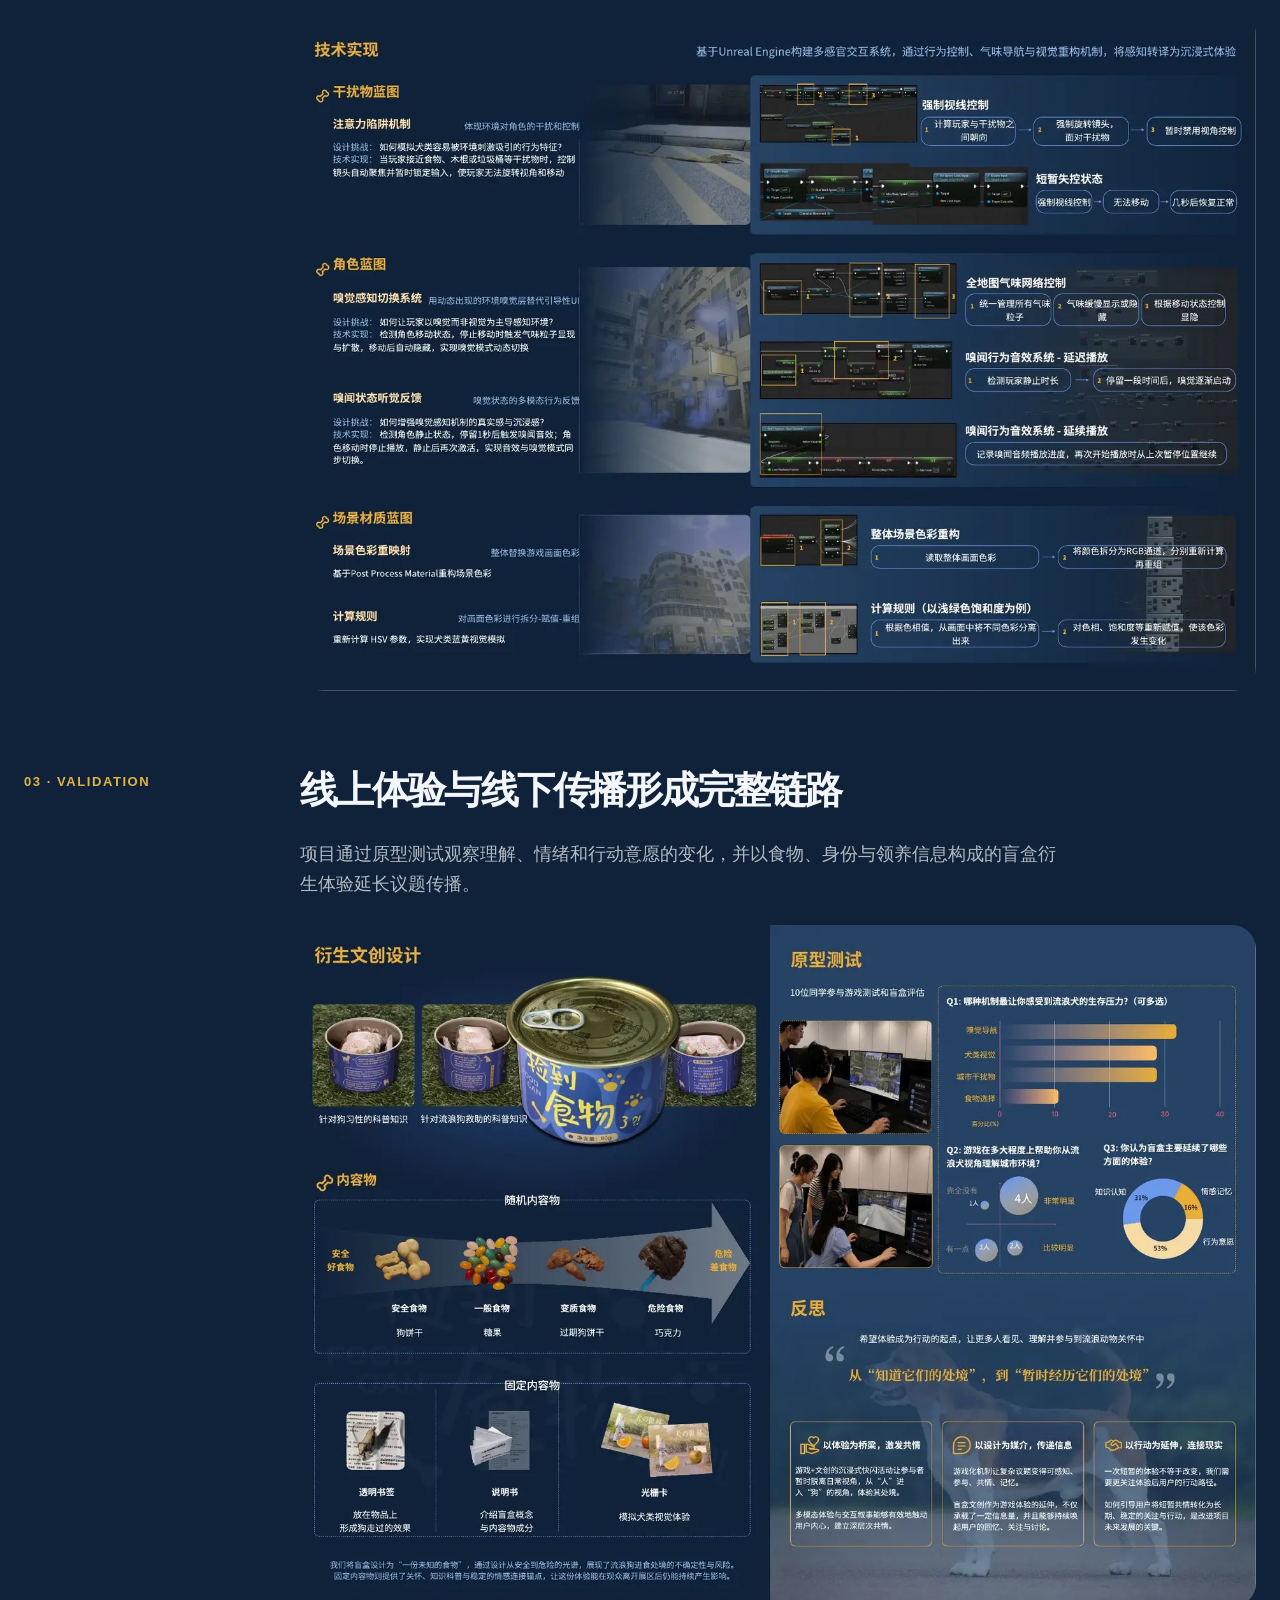
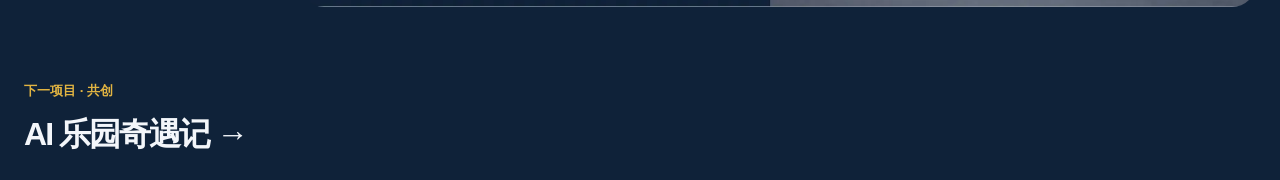
<file: projects/you-are-dog.html>
<!doctype html><html lang="zh-CN"><head><meta charset="utf-8"><meta name="viewport" content="width=device-width,initial-scale=1"><meta name="description" content="你是狗：流浪犬生存体验系统。"><title>你是狗｜念一扬作品集</title><link rel="stylesheet" href="../assets/styles.css"></head><body class="project-page dog-theme"><nav class="site-nav"><a class="brand" href="../index.html">念一扬✦</a><button class="menu-toggle" aria-expanded="false">菜单</button><div class="nav-links"><a href="../index.html#work">项目</a><a href="../index.html#about">关于</a><a href="../index.html#contact">联系</a></div></nav><main>
<header class="project-hero"><div class="shell"><span class="project-kicker">03 · Animal Perception × Transmedia</span><h1 class="project-title">你是狗</h1><p class="project-subtitle">将流浪犬的感知方式与城市生存处境转译为游戏机制，让参与者从“观看流浪动物”转向“以流浪犬身份经历城市”。</p><div class="hero-media"><img src="../assets/images/dog-hero.webp" alt="流浪犬生存体验系统画面"></div><div class="meta-grid"><div class="meta-item"><span>Role</span><strong>项目负责人 / UE 开发</strong></div><div class="meta-item"><span>Time</span><strong>2025.05–2025.07</strong></div><div class="meta-item"><span>Format</span><strong>电子游戏 + 盲盒快闪</strong></div><div class="meta-item"><span>Focus</span><strong>具身共情 / 跨媒介传播</strong></div></div></div></header>
<section class="case-section"><div class="shell case-layout"><span class="case-label">01 · Strategy</span><div class="case-body reveal"><h2>把公益信息从认知推进到共情与行动</h2><p>项目不再让观众站在人类视角旁观，而是通过视觉、听觉、气味线索和生存资源，把犬类感知与选择压力变成玩家必须应对的规则。</p><div class="board"><img src="../assets/images/board-16.webp" alt="你是狗策划需求与体验流程" loading="lazy"></div></div></div></section>
<section class="case-section"><div class="shell case-layout"><span class="case-label">02 · Experience</span><div class="case-body reveal"><h2>以动物感知重新阅读熟悉的城市</h2><p>Unreal Engine 游戏承担第一人称生存体验，实体罐头盲盒和科普内容把线上情绪带回现实，使玩家的选择进一步连接到真实议题。</p><div class="board"><img src="../assets/images/board-17.webp" alt="你是狗游戏机制与交互设计" loading="lazy"></div><div class="board"><img src="../assets/images/board-18.webp" alt="你是狗Unreal Engine技术实现" loading="lazy"></div></div></div></section>
<section class="case-section"><div class="shell case-layout"><span class="case-label">03 · Validation</span><div class="case-body reveal"><h2>线上体验与线下传播形成完整链路</h2><p>项目通过原型测试观察理解、情绪和行动意愿的变化，并以食物、身份与领养信息构成的盲盒衍生体验延长议题传播。</p><div class="board"><img src="../assets/images/board-19.webp" alt="你是狗衍生文创、测试与反思" loading="lazy"></div></div></div></section>
<a class="next-project" href="ai-park.html"><div class="shell"><small>下一项目 · 共创</small><h2>AI 乐园奇遇记 →</h2></div></a></main><div class="lightbox"><button aria-label="关闭">×</button><img alt="放大的项目过程图"></div><script src="../assets/site.js"></script></body></html>
</file>
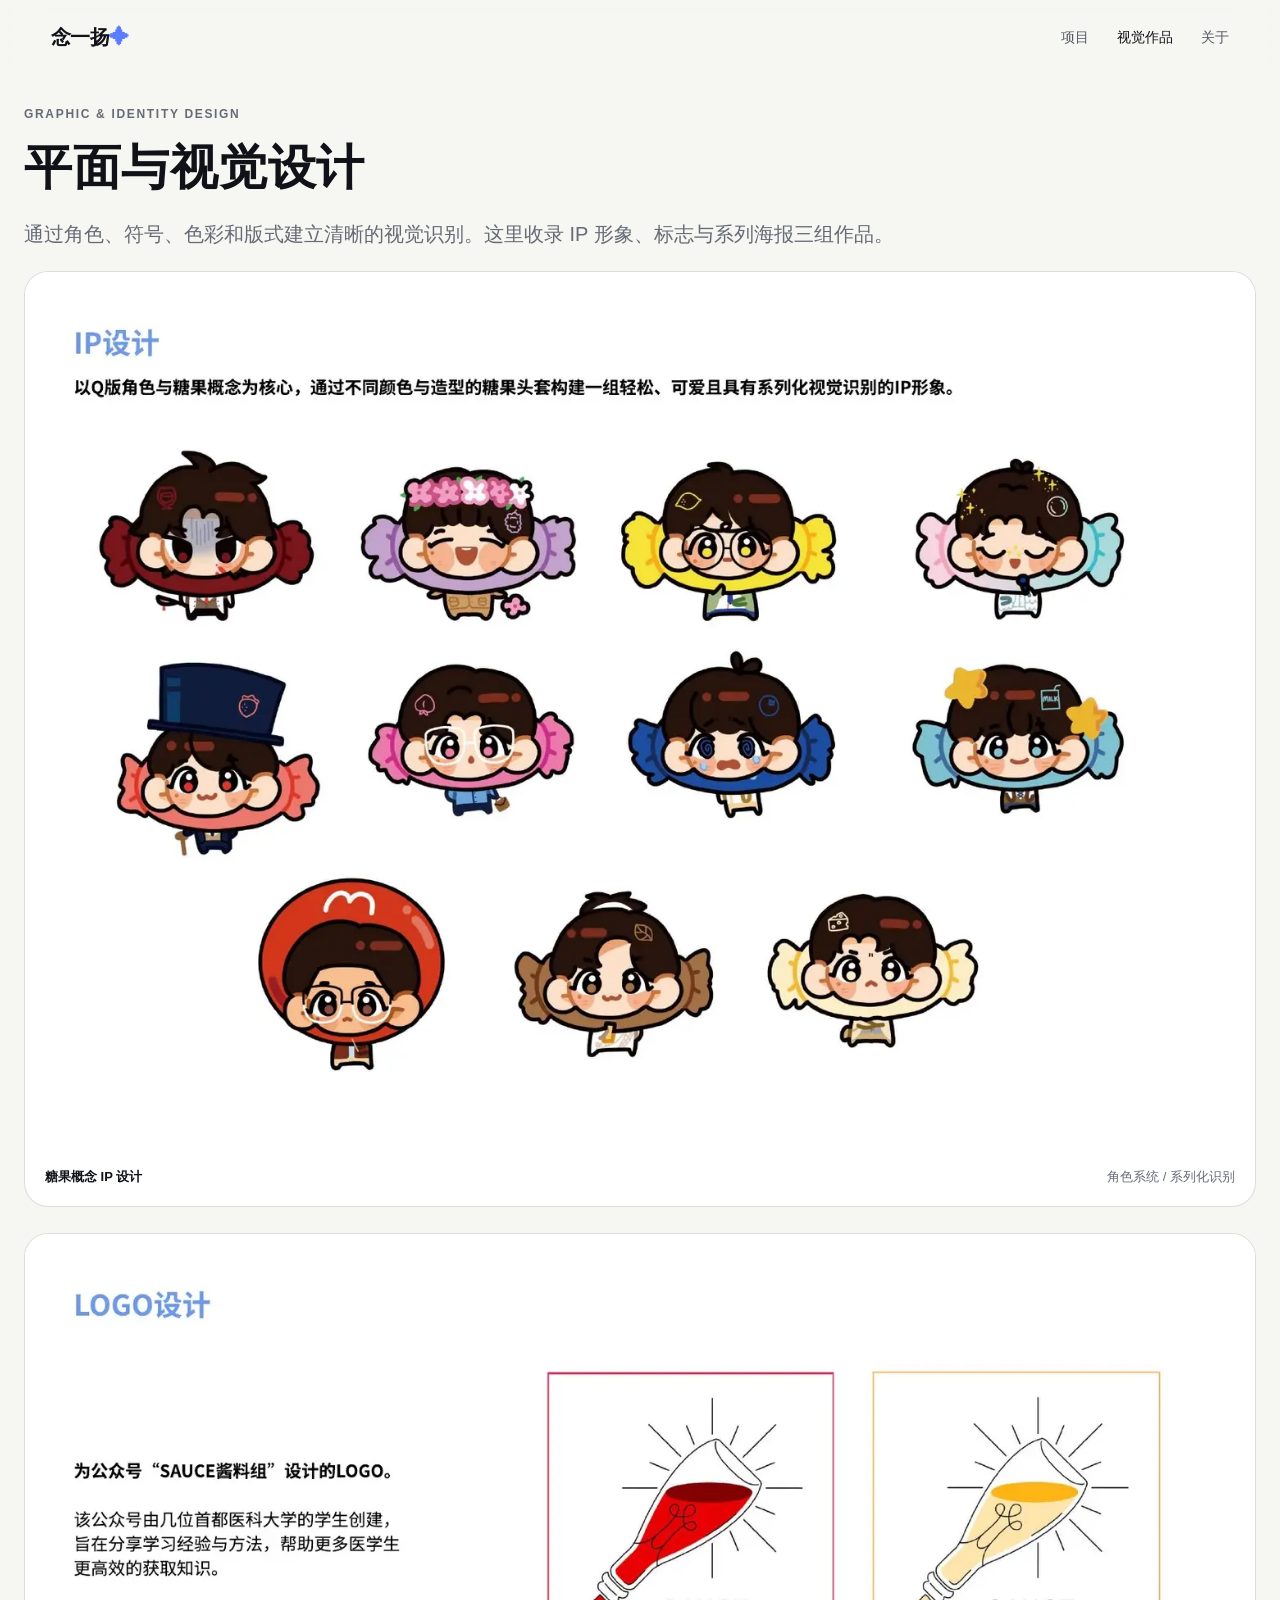
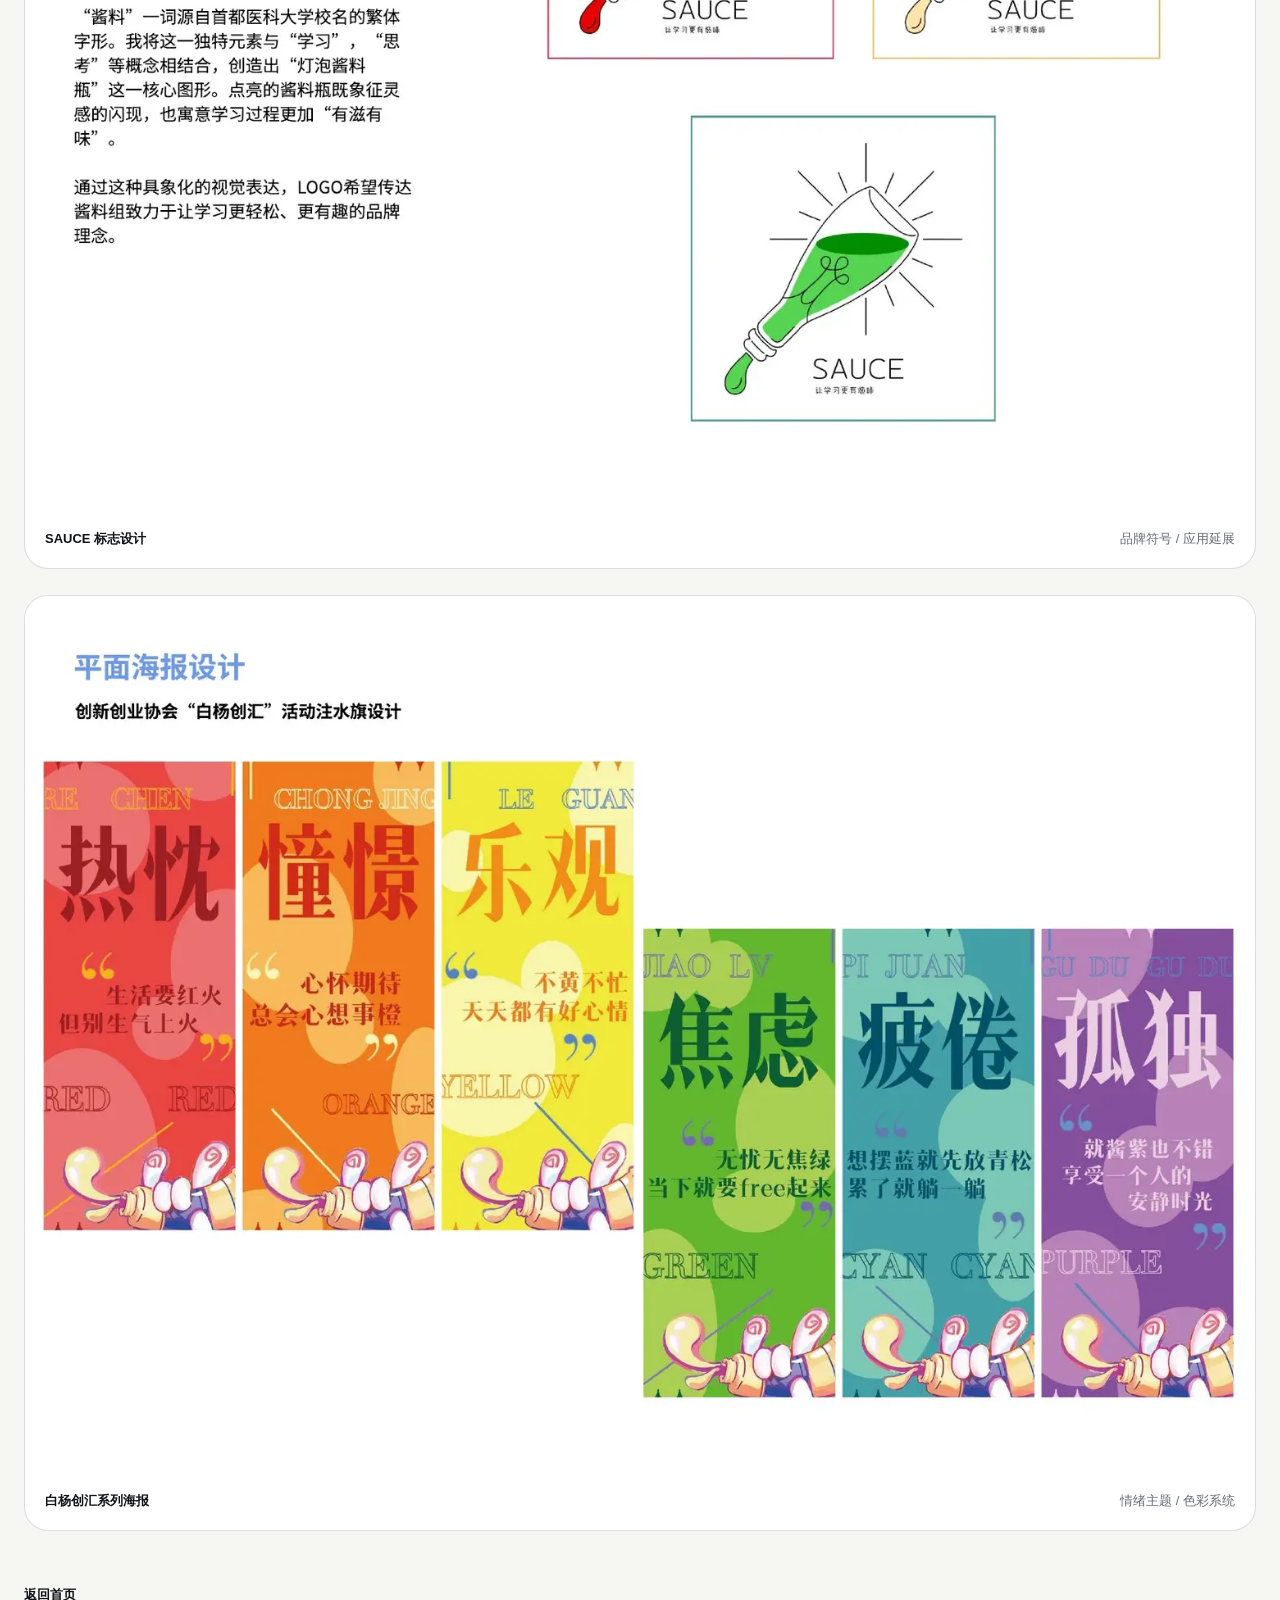
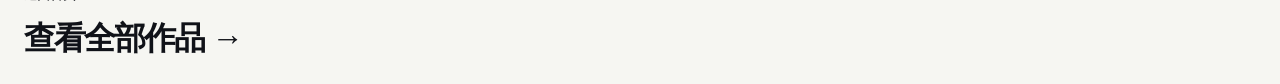
<file: visual/graphic-design.html>
<!doctype html>
<html lang="zh-CN"><head><meta charset="utf-8"><meta name="viewport" content="width=device-width,initial-scale=1"><meta name="description" content="念一扬的IP设计、标志设计与系列海报作品。"><title>平面设计｜念一扬作品集</title><link rel="stylesheet" href="../assets/styles.css"></head>
<body><a class="skip-link" href="#main">跳到正文</a><nav class="site-nav" aria-label="主导航"><a class="brand" href="../index.html">念一扬<span style="color:#5c7cff">✦</span></a><button class="menu-toggle" aria-expanded="false" aria-label="打开菜单">菜单</button><div class="nav-links"><a href="../index.html#work">项目</a><a href="../index.html#visual" aria-current="page">视觉作品</a><a href="../index.html#about">关于</a></div></nav>
<main id="main"><header class="archive-hero"><div class="shell"><span class="eyebrow">Graphic & Identity Design</span><h1>平面与视觉设计</h1><p>通过角色、符号、色彩和版式建立清晰的视觉识别。这里收录 IP 形象、标志与系列海报三组作品。</p></div></header>
<section class="gallery-section"><div class="shell graphic-grid">
  <figure class="gallery-item reveal"><img src="../assets/images/visual/work-34.webp" alt="以Q版角色与糖果为核心的系列IP设计" loading="lazy"><figcaption><strong>糖果概念 IP 设计</strong><span>角色系统 / 系列化识别</span></figcaption></figure>
  <figure class="gallery-item reveal"><img src="../assets/images/visual/work-35.webp" alt="SAUCE酱料品牌标志设计" loading="lazy"><figcaption><strong>SAUCE 标志设计</strong><span>品牌符号 / 应用延展</span></figcaption></figure>
  <figure class="gallery-item reveal"><img src="../assets/images/visual/work-36.webp" alt="白杨创汇活动注水旗系列海报设计" loading="lazy"><figcaption><strong>白杨创汇系列海报</strong><span>情绪主题 / 色彩系统</span></figcaption></figure>
</div></section><a class="next-project" href="../index.html#visual"><div class="shell"><small>返回首页</small><h2>查看全部作品 →</h2></div></a></main>
<div class="lightbox" role="dialog" aria-modal="true"><button aria-label="关闭">×</button><img alt="放大的平面设计作品"></div><script src="../assets/site.js"></script></body></html>
</file>
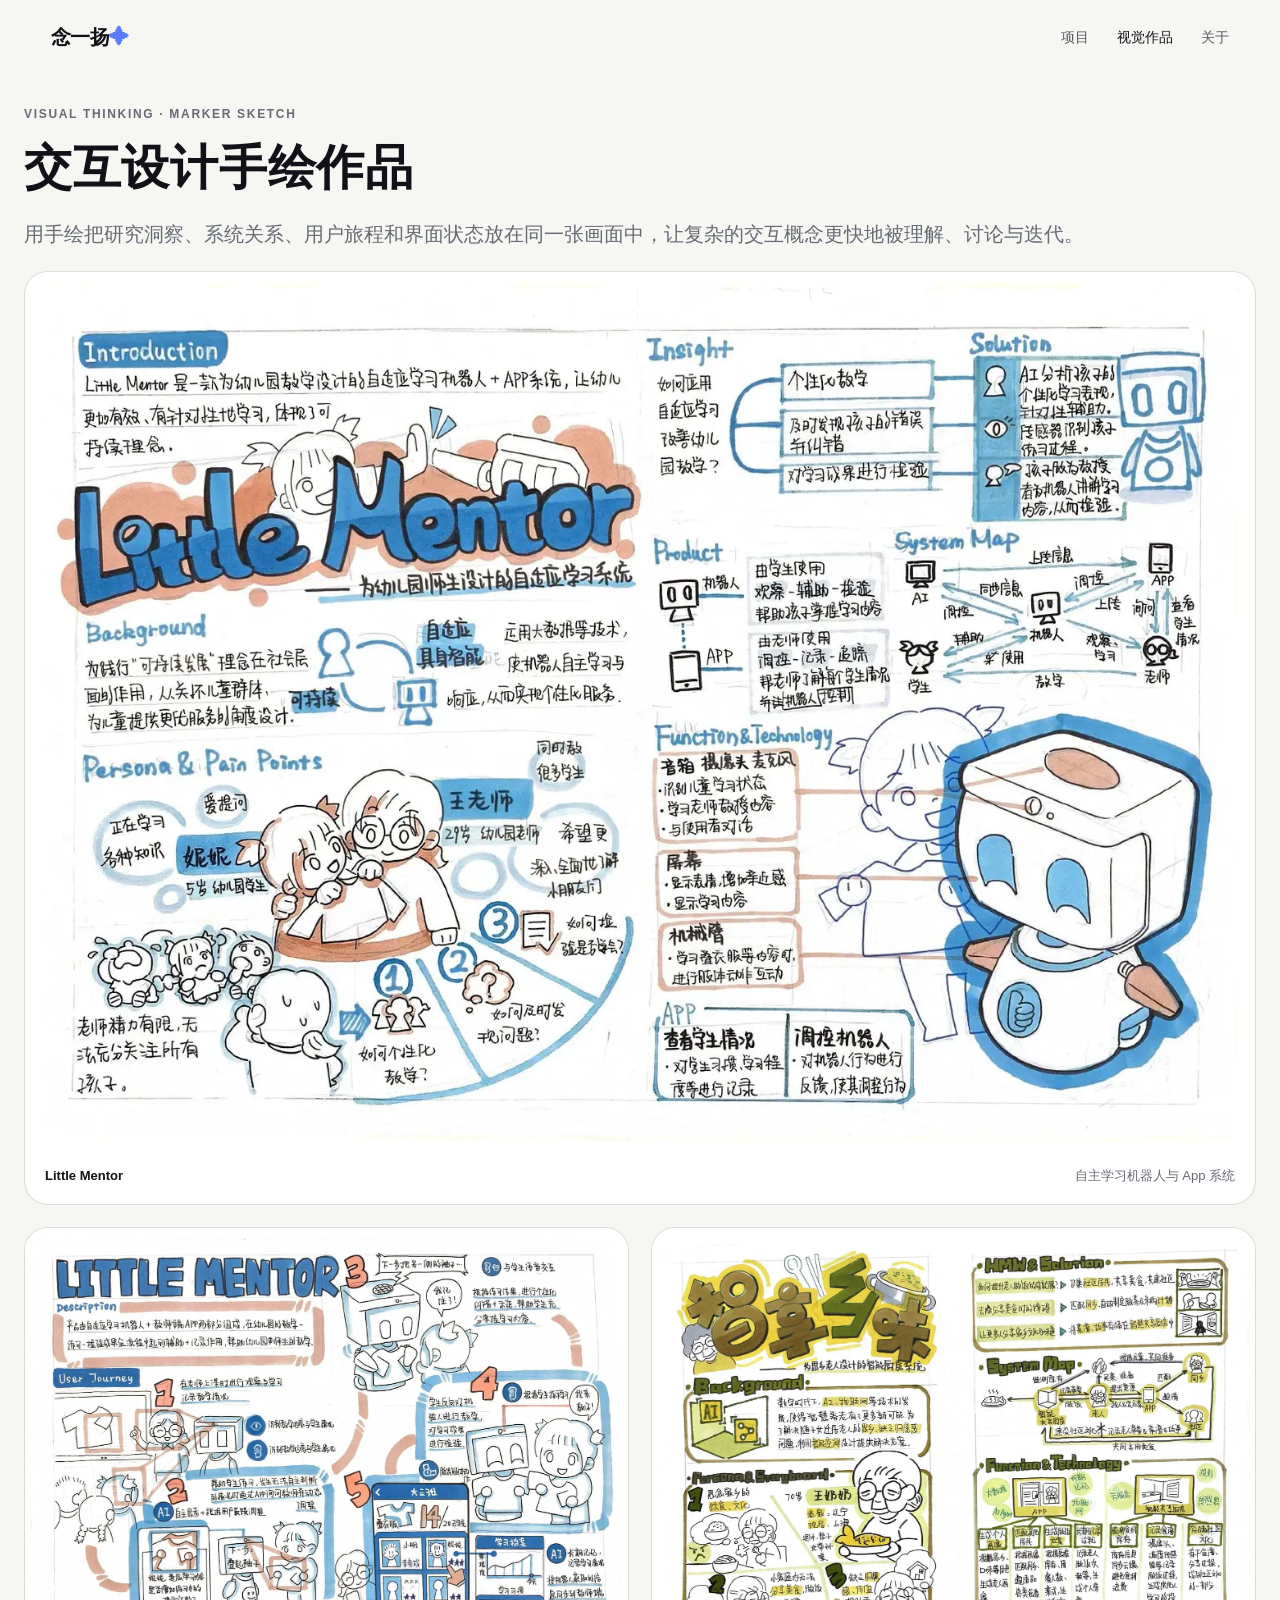
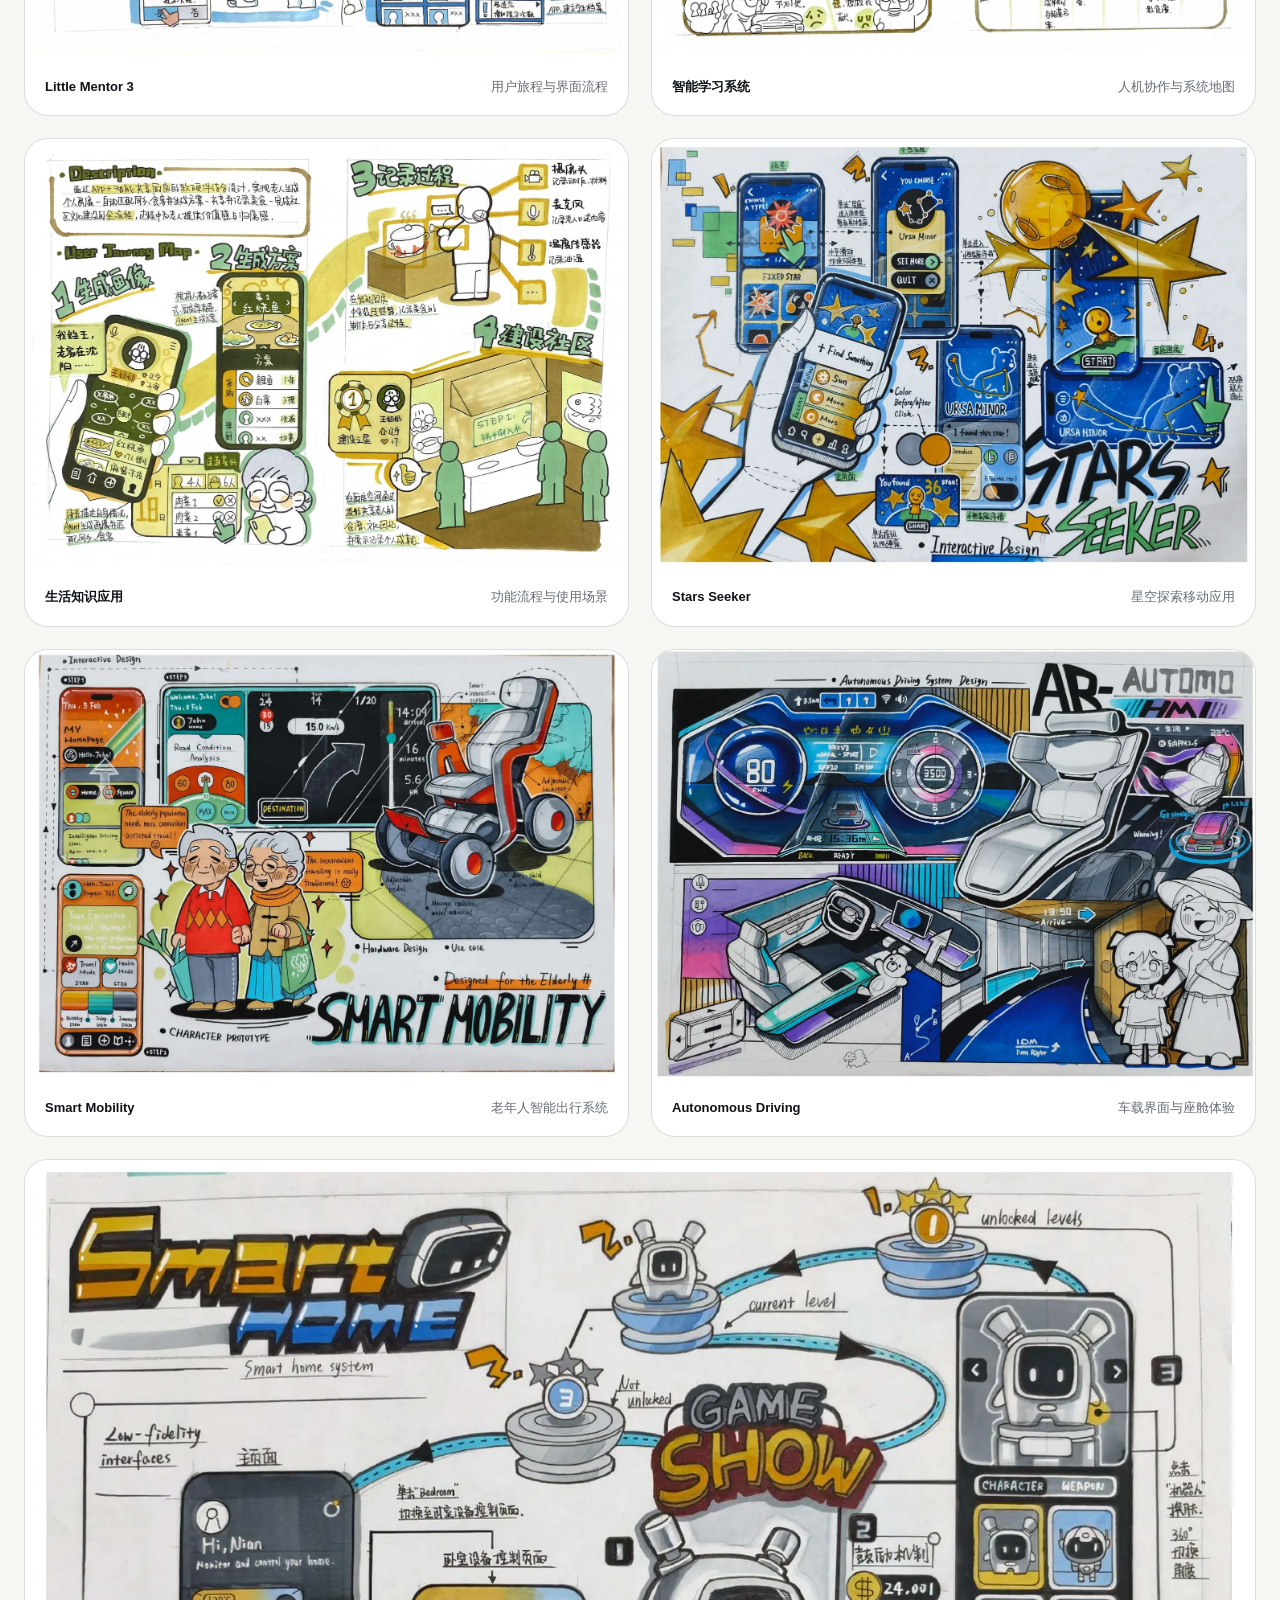
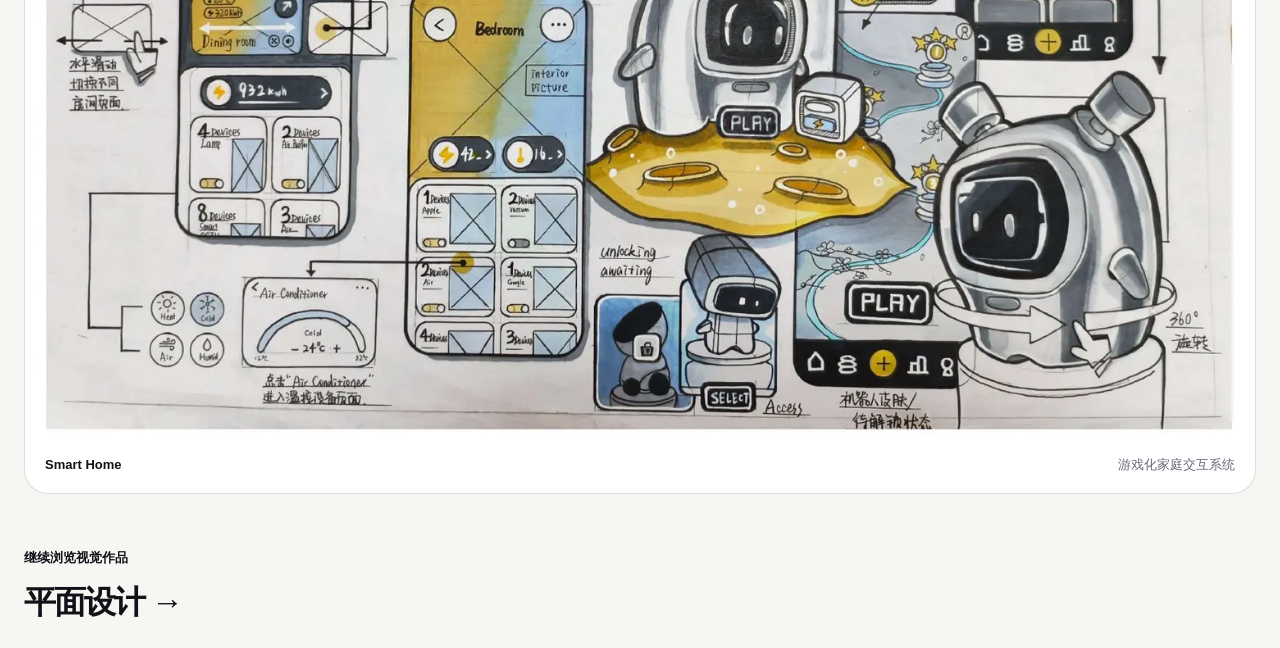
<file: visual/sketchbook.html>
<!doctype html>
<html lang="zh-CN"><head><meta charset="utf-8"><meta name="viewport" content="width=device-width,initial-scale=1"><meta name="description" content="念一扬的交互设计手绘作品，涵盖用户研究、交互流程、界面与产品概念。"><title>交互设计手绘｜念一扬作品集</title><link rel="stylesheet" href="../assets/styles.css"></head>
<body><a class="skip-link" href="#main">跳到正文</a><nav class="site-nav" aria-label="主导航"><a class="brand" href="../index.html">念一扬<span style="color:#5c7cff">✦</span></a><button class="menu-toggle" aria-expanded="false" aria-label="打开菜单">菜单</button><div class="nav-links"><a href="../index.html#work">项目</a><a href="../index.html#visual" aria-current="page">视觉作品</a><a href="../index.html#about">关于</a></div></nav>
<main id="main"><header class="archive-hero"><div class="shell"><span class="eyebrow">Visual Thinking · Marker Sketch</span><h1>交互设计手绘作品</h1><p>用手绘把研究洞察、系统关系、用户旅程和界面状态放在同一张画面中，让复杂的交互概念更快地被理解、讨论与迭代。</p></div></header>
<section class="gallery-section"><div class="shell gallery-grid">
  <figure class="gallery-item wide reveal"><img src="../assets/images/visual/work-25.webp" alt="Little Mentor幼儿园自主学习机器人系统设计" loading="lazy"><figcaption><strong>Little Mentor</strong><span>自主学习机器人与 App 系统</span></figcaption></figure>
  <figure class="gallery-item reveal"><img src="../assets/images/visual/work-26.webp" alt="Little Mentor用户旅程与交互界面" loading="lazy"><figcaption><strong>Little Mentor 3</strong><span>用户旅程与界面流程</span></figcaption></figure>
  <figure class="gallery-item reveal"><img src="../assets/images/visual/work-27.webp" alt="智能学习辅助系统概念设计" loading="lazy"><figcaption><strong>智能学习系统</strong><span>人机协作与系统地图</span></figcaption></figure>
  <figure class="gallery-item reveal"><img src="../assets/images/visual/work-28.webp" alt="生活知识交互应用手绘方案" loading="lazy"><figcaption><strong>生活知识应用</strong><span>功能流程与使用场景</span></figcaption></figure>
  <figure class="gallery-item reveal"><img src="../assets/images/visual/work-29.webp" alt="Stars Seeker星空探索应用交互设计" loading="lazy"><figcaption><strong>Stars Seeker</strong><span>星空探索移动应用</span></figcaption></figure>
  <figure class="gallery-item reveal"><img src="../assets/images/visual/work-30.webp" alt="Smart Mobility老年人智能出行系统" loading="lazy"><figcaption><strong>Smart Mobility</strong><span>老年人智能出行系统</span></figcaption></figure>
  <figure class="gallery-item reveal"><img src="../assets/images/visual/work-31.webp" alt="Autonomous Driving System自动驾驶系统设计" loading="lazy"><figcaption><strong>Autonomous Driving</strong><span>车载界面与座舱体验</span></figcaption></figure>
  <figure class="gallery-item wide reveal"><img src="../assets/images/visual/work-32.webp" alt="Smart Home智能家居游戏化系统" loading="lazy"><figcaption><strong>Smart Home</strong><span>游戏化家庭交互系统</span></figcaption></figure>
</div></section><a class="next-project" href="graphic-design.html"><div class="shell"><small>继续浏览视觉作品</small><h2>平面设计 →</h2></div></a></main>
<div class="lightbox" role="dialog" aria-modal="true"><button aria-label="关闭">×</button><img alt="放大的手绘作品"></div><script src="../assets/site.js"></script></body></html>
</file>
<file: assets/styles.css>
:root {
  --ink: #101218;
  --paper: #f6f6f2;
  --muted: #666b75;
  --line: rgba(16, 18, 24, .14);
  --blue: #5c7cff;
  --radius: 26px;
  --max: 1240px;
}

* { box-sizing: border-box; }
html { scroll-behavior: smooth; }
body {
  margin: 0;
  color: var(--ink);
  background: var(--paper);
  font-family: Inter, "Noto Sans SC", "PingFang SC", "Microsoft YaHei", sans-serif;
  line-height: 1.65;
}
a { color: inherit; text-decoration: none; }
img { display: block; max-width: 100%; }
button { font: inherit; }

.skip-link { position: fixed; left: 16px; top: -60px; z-index: 99; padding: 10px 16px; background: #fff; border-radius: 12px; }
.skip-link:focus { top: 16px; }
.site-nav {
  position: fixed; inset: 0 0 auto; z-index: 40; height: 76px;
  display: flex; align-items: center; justify-content: space-between;
  padding: 0 clamp(22px, 4vw, 64px); background: rgba(246,246,242,.82);
  backdrop-filter: blur(18px); border-bottom: 1px solid transparent;
  transition: border-color .25s, background .25s;
}
.site-nav.scrolled { border-color: var(--line); background: rgba(246,246,242,.94); }
.brand { font-weight: 760; letter-spacing: -.04em; font-size: 20px; }
.nav-links { display: flex; gap: 28px; align-items: center; font-size: 14px; }
.nav-links a { color: #555a65; }
.nav-links a:hover, .nav-links a[aria-current="page"] { color: var(--ink); }
.menu-toggle { display: none; border: 0; background: none; padding: 8px; }

.shell { width: min(var(--max), calc(100% - 48px)); margin-inline: auto; }
.eyebrow { font-size: 12px; font-weight: 700; letter-spacing: .14em; text-transform: uppercase; color: var(--muted); }
.display { margin: 0; font-size: clamp(48px, 6.4vw, 64px); line-height: 1.12; letter-spacing: -.05em; font-weight: 740; }
.lede { max-width: 760px; font-size: clamp(19px, 2.1vw, 30px); line-height: 1.45; letter-spacing: -.025em; color: #313541; }
.button { display: inline-flex; align-items: center; gap: 8px; min-height: 48px; padding: 0 18px; border: 1px solid var(--line); border-radius: 999px; font-weight: 650; font-size: 14px; transition: transform .2s, background .2s; }
.button:hover { transform: translateY(-2px); background: #fff; }
.button.dark { color: #fff; background: var(--ink); border-color: var(--ink); }

.home-hero { min-height: 40svh; display: flex; align-items: flex-end; padding: 50px 0 70px; position: relative; overflow: hidden; }
.home-hero::before, .home-hero::after { content: ""; position: absolute; border-radius: 50%; filter: blur(2px); pointer-events: none; }
.home-hero::before { width: 52vw; height: 52vw; right: -14vw; top: -20vw; background: radial-gradient(circle, rgba(91,126,255,.20), transparent 67%); }
.home-hero::after { width: 30vw; height: 30vw; left: -12vw; bottom: -12vw; background: radial-gradient(circle, rgba(255,188,106,.18), transparent 70%); }
.hero-topline { display: flex; justify-content: space-between; gap: 28px; align-items: end; margin-bottom: 34px; }
.hero-title .spark { color: var(--blue); font-size: .46em; vertical-align: top; margin-left: .08em; }
.hero-foot { margin-top: 40px; display: grid; grid-template-columns: 1fr 1fr; gap: 30px; align-items: end; }
.hero-foot p { margin: 0; max-width: 650px; font-size: 18px; color: #4c505a; }
.scroll-cue { justify-self: end; color: var(--muted); font-size: 13px; }

.section { padding: 120px 0; }
.section-head { display: grid; grid-template-columns: 1fr 2fr; gap: 32px; align-items: start; margin-bottom: 52px; }
.section-head h2 { margin: 0; font-size: clamp(34px, 5vw, 48px); line-height: 1; letter-spacing: -.055em; }
.section-head p { margin: 28px 0 0; max-width: 980px; font-size: 18px; line-height: 1.8; color: var(--muted); }

.relation-grid { display: grid; grid-template-columns: repeat(4, 1fr); border: 1px solid var(--line); border-radius: var(--radius); overflow: hidden; background: rgba(255,255,255,.45); }
.relation { padding: 30px 24px; min-height: 215px; border-right: 1px solid var(--line); display: flex; flex-direction: column; justify-content: space-between; transition: background .25s; }
.relation:last-child { border-right: 0; }
.relation:hover { background: #fff; }
.relation strong { font-size: 28px; letter-spacing: -.04em; }
.relation span { font-size: 13px; color: var(--muted); }

.project-list { display: grid; gap: 26px; }
.project-card { --accent: #ff9f43; display: grid; grid-template-columns: 1.08fr .92fr; min-height: 610px; border-radius: 34px; overflow: hidden; background: #fff; }
.project-card:nth-child(even) .project-copy { order: 2; }
.project-card:nth-child(even) .project-image { order: 1; }
.project-copy { padding: clamp(34px, 5vw, 72px); display: flex; flex-direction: column; justify-content: space-between; }
.project-number { font-size: 13px; color: var(--accent); font-weight: 800; letter-spacing: .14em; }
.project-copy h3 { margin: 18px 0; font-size: clamp(40px, 5vw, 74px); line-height: 1; letter-spacing: -.06em; }
.project-copy p { color: var(--muted); max-width: 540px; }
.tags { display: flex; flex-wrap: wrap; gap: 8px; margin: 22px 0 30px; }
.tag { padding: 7px 11px; border: 1px solid var(--line); border-radius: 999px; font-size: 12px; }
.project-image { min-height: 470px; overflow: hidden; background: var(--accent); }
.project-image img { width: 100%; height: 100%; object-fit: cover; transition: transform .7s cubic-bezier(.2,.7,.2,1); }
.project-card:hover .project-image img { transform: scale(1.035); }
.project-card.stay { --accent: #ef8b27; }
.project-card.theatre { --accent: #6b87ff; color: #f4f7ff; background: #0a0d17; }
.project-card.theatre p { color: #aeb8cf; }
.project-card.theatre .tag { border-color: rgba(255,255,255,.25); }
.project-card.dog { --accent: #ddad37; color: #f5f7fc; background: #132945; }
.project-card.dog p { color: #b8c6d8; }
.project-card.dog .tag { border-color: rgba(255,255,255,.24); }
.project-card.ailand { --accent: #1ebda4; background: #e5f8f3; }

.visual-grid { display: grid; grid-template-columns: 1.15fr .85fr; gap: 24px; }
.visual-card { position: relative; min-height: 580px; overflow: hidden; border-radius: 32px; background: #fff; }
.visual-card img { width: 100%; height: 100%; object-fit: cover; transition: transform .7s cubic-bezier(.2,.7,.2,1); }
.visual-card:hover img { transform: scale(1.035); }
.visual-card::after { content: ""; position: absolute; inset: 0; background: linear-gradient(transparent 48%, rgba(9,12,18,.78)); pointer-events: none; }
.visual-card-copy { position: absolute; z-index: 2; left: clamp(24px,4vw,48px); right: clamp(24px,4vw,48px); bottom: 34px; color: #fff; }
.visual-card-copy span { font-size: 12px; letter-spacing: .14em; text-transform: uppercase; opacity: .78; }
.visual-card-copy h3 { margin: 7px 0 5px; font-size: clamp(34px,4vw,58px); line-height: 1; letter-spacing: -.05em; }
.visual-card-copy p { margin: 0; opacity: .78; font-size: 14px; }

.about-grid { display: grid; grid-template-columns: 1.2fr .8fr; gap: 100px; }
.about-grid h2 { margin: 0; font-size: clamp(44px, 6vw, 64px); line-height: 1; letter-spacing: -.06em; }
.about-grid p { color: var(--muted); font-size: 18px; }
.facts { border-top: 1px solid var(--line); }
.fact { display: grid; grid-template-columns: 110px 1fr; gap: 20px; padding: 18px 0; border-bottom: 1px solid var(--line); font-size: 14px; }
.fact span:first-child { color: var(--muted); }

.site-footer { padding: 60px 0 34px; border-top: 1px solid var(--line); }
.footer-main { display: flex; justify-content: space-between; align-items: end; gap: 30px; }
.footer-main h2 { margin: 0; font-size: clamp(42px, 7vw, 64px); line-height: 1; letter-spacing: -.06em; }
.footer-note { margin-top: 70px; display: flex; justify-content: space-between; color: var(--muted); font-size: 12px; }

/* Project pages */
.project-page { --project-accent: #ef8b27; --project-bg: #fff4df; }
.project-page.theatre-theme { --project-accent: #7391ff; --project-bg: #0c101c; background: #090c14; color: #f2f5fd; }
.project-page.dog-theme { --project-accent: #e1b442; --project-bg: #142c49; background: #0f2239; color: #f3f6fa; }
.project-page.ailand-theme { --project-accent: #18a88f; --project-bg: #e0f5f0; }
.project-page.theatre-theme .site-nav, .project-page.dog-theme .site-nav { color: #fff; background: rgba(9,12,20,.82); }
.project-page.theatre-theme .nav-links a, .project-page.dog-theme .nav-links a { color: #bbc3d2; }
.project-page.theatre-theme .site-footer, .project-page.dog-theme .site-footer { border-color: rgba(255,255,255,.14); }
.project-hero { padding: 150px 0 70px; min-height: 100svh; background: var(--project-bg); }
.project-kicker { color: var(--project-accent); font-size: 13px; font-weight: 800; letter-spacing: .14em; text-transform: uppercase; }
.project-title { margin: 24px 0; max-width: 3100px; font-size: clamp(58px, 10vw, 48px); line-height: 1.08; letter-spacing: .015em; }
.project-subtitle { max-width: 1800px; font-size: clamp(20px, 2.2vw, 30px); line-height: 1.5; opacity: .76; }
.hero-media { margin-top: 62px; height: min(64vw, 760px); border-radius: 30px; overflow: hidden; background: #ddd; }
.hero-media img { width: 100%; height: 100%; object-fit: cover; }
.meta-grid { display: grid; grid-template-columns: repeat(4, 1fr); gap: 28px; padding: 36px 0; border-bottom: 1px solid var(--line); }
.theatre-theme .meta-grid, .dog-theme .meta-grid { border-color: rgba(255,255,255,.14); }
.meta-item span { display: block; font-size: 11px; letter-spacing: .12em; text-transform: uppercase; opacity: .55; margin-bottom: 8px; }
.meta-item strong { font-size: 14px; }
.case-section { padding: 40px 0; }
.case-layout { display: grid; grid-template-columns: .72fr 4.28fr; gap: clamp(50px, 9vw, 140px); }
.case-label { position: sticky; top: 110px; align-self: start; color: var(--project-accent); font-size: 13px; font-weight: 800; letter-spacing: .12em; text-transform: uppercase; }
.case-body h2 { margin: 0 0 30px; font-size: clamp(38px, 5vw, 36px); line-height: 1.02; letter-spacing: -.05em; }
.case-body p { max-width: 770px; font-size: 18px; opacity: .72; }
.quote { margin: 56px 0; padding-left: 28px; border-left: 4px solid var(--project-accent); font-size: clamp(22px, 3vw, 22px); line-height: 1.35; letter-spacing: -.03em; }
.feature-grid { display: grid; grid-template-columns: repeat(2, 1fr); gap: 14px; margin-top: 42px; }
.feature { min-height: 190px; padding: 28px; border: 1px solid var(--line); border-radius: 22px; }
.theatre-theme .feature, .dog-theme .feature { border-color: rgba(255,255,255,.16); }
.feature b { display: block; font-size: 20px; margin-bottom: 10px; }
.feature p { margin: 0; font-size: 14px; }
.board { margin: 26px 0 0; border-radius: 24px; overflow: hidden; cursor: zoom-in; background: #ddd; }
.board img { width: 100%; }
.result-band { padding: 90px 0; background: var(--project-accent); color: #101218; }
.result-grid { display: grid; grid-template-columns: 1.2fr repeat(3, .6fr); gap: 34px; align-items: end; }
.result-grid h2 { margin: 0; font-size: clamp(42px, 6vw, 42px); line-height: 1.25; letter-spacing: -.06em; }
.stat strong { display: block; font-size: 42px; letter-spacing: -.05em; }
.stat span { font-size: 13px; }
.next-project { display: block; padding: 30px 0; }
.next-project small { color: var(--project-accent); font-weight: 700; }
.next-project h2 { margin: 15px 0 0; font-size: clamp(32px, 8vw, 32px); line-height: 1; letter-spacing: -.06em; }
.archive-hero { padding: 100px 0 10px; }
.archive-hero h1 { margin: 20px 0 28px; max-width: 1050px; font-size: clamp(48px,10vw,48px); line-height: .9; letter-spacing: .015em; }
.archive-hero p { max-width: 1740px; margin: 0; font-size: clamp(19px,2vw,20px); color: var(--muted); }
.gallery-section { padding: 10px 0 20px; }
.gallery-grid { display: grid; grid-template-columns: repeat(2, 1fr); gap: 22px; }
.gallery-item { margin: 0; overflow: hidden; border-radius: 24px; background: #fff; border: 1px solid var(--line); cursor: zoom-in; }
.gallery-item.wide { grid-column: 1 / -1; }
.gallery-item img { width: 100%; aspect-ratio: 1.405 / 1; object-fit: cover; }
.gallery-item figcaption { display: flex; justify-content: space-between; gap: 20px; padding: 18px 20px; font-size: 13px; }
.gallery-item figcaption span { color: var(--muted); }
.graphic-grid { display: grid; gap: 26px; }
.graphic-grid .gallery-item img { aspect-ratio: auto; }
.lightbox { position: fixed; inset: 0; z-index: 80; display: none; place-items: center; padding: 24px; background: rgba(0,0,0,.9); }
.lightbox.open { display: grid; }
.lightbox img { max-height: 92vh; max-width: 94vw; object-fit: contain; }
.lightbox button { position: absolute; right: 24px; top: 18px; color: #fff; border: 0; background: none; font-size: 34px; cursor: pointer; }
.reveal { opacity: 1; transform: none; transition: opacity .7s, transform .7s; }
.animate-ready .reveal { opacity: 0; transform: translateY(24px); }
.animate-ready .reveal.visible { opacity: 1; transform: none; }

@media (max-width: 860px) {
  .shell { width: min(100% - 32px, var(--max)); }
  .menu-toggle { display: block; }
  .nav-links { position: fixed; top: 76px; left: 16px; right: 16px; display: none; flex-direction: column; align-items: stretch; padding: 18px; border-radius: 18px; background: #fff; box-shadow: 0 20px 50px rgba(0,0,0,.12); }
  .nav-links.open { display: flex; }
  .theatre-theme .nav-links, .dog-theme .nav-links { background: #111725; }
  .hero-foot, .section-head, .about-grid, .case-layout { grid-template-columns: 1fr; }
  .scroll-cue { justify-self: start; }
  .section { padding: 84px 0; }
  .relation-grid { grid-template-columns: 1fr 1fr; }
  .relation:nth-child(2) { border-right: 0; }
  .relation:nth-child(-n+2) { border-bottom: 1px solid var(--line); }
  .project-card { grid-template-columns: 1fr; min-height: 0; }
  .project-card:nth-child(even) .project-copy, .project-card:nth-child(even) .project-image { order: initial; }
  .project-image { min-height: 410px; }
  .visual-grid { grid-template-columns: 1fr; }
  .visual-card { min-height: 520px; }
  .meta-grid { grid-template-columns: 1fr 1fr; }
  .case-label { position: static; }
  .result-grid { grid-template-columns: 1fr 1fr; }
  .result-grid h2 { grid-column: 1/-1; }
}

@media (max-width: 540px) {
  .home-hero { padding-top: 125px; }
  .hero-topline { display: block; }
  .display { font-size: 44px; line-height: 1.14; letter-spacing: -.04em; }
  .relation-grid, .feature-grid, .result-grid { grid-template-columns: 1fr; }
  .gallery-grid { grid-template-columns: 1fr; }
  .gallery-item.wide { grid-column: auto; }
  .relation { border-right: 0; border-bottom: 1px solid var(--line); }
  .relation:last-child { border-bottom: 0; }
  .project-image { min-height: 330px; }
  .meta-grid { grid-template-columns: 1fr; }
  .footer-main, .footer-note { display: block; }
  .footer-main .button { margin-top: 24px; }
  .footer-note span { display: block; margin-top: 8px; }
}

@media (prefers-reduced-motion: reduce) {
  * { scroll-behavior: auto !important; transition: none !important; }
  .reveal { opacity: 1; transform: none; }
}
</file>
